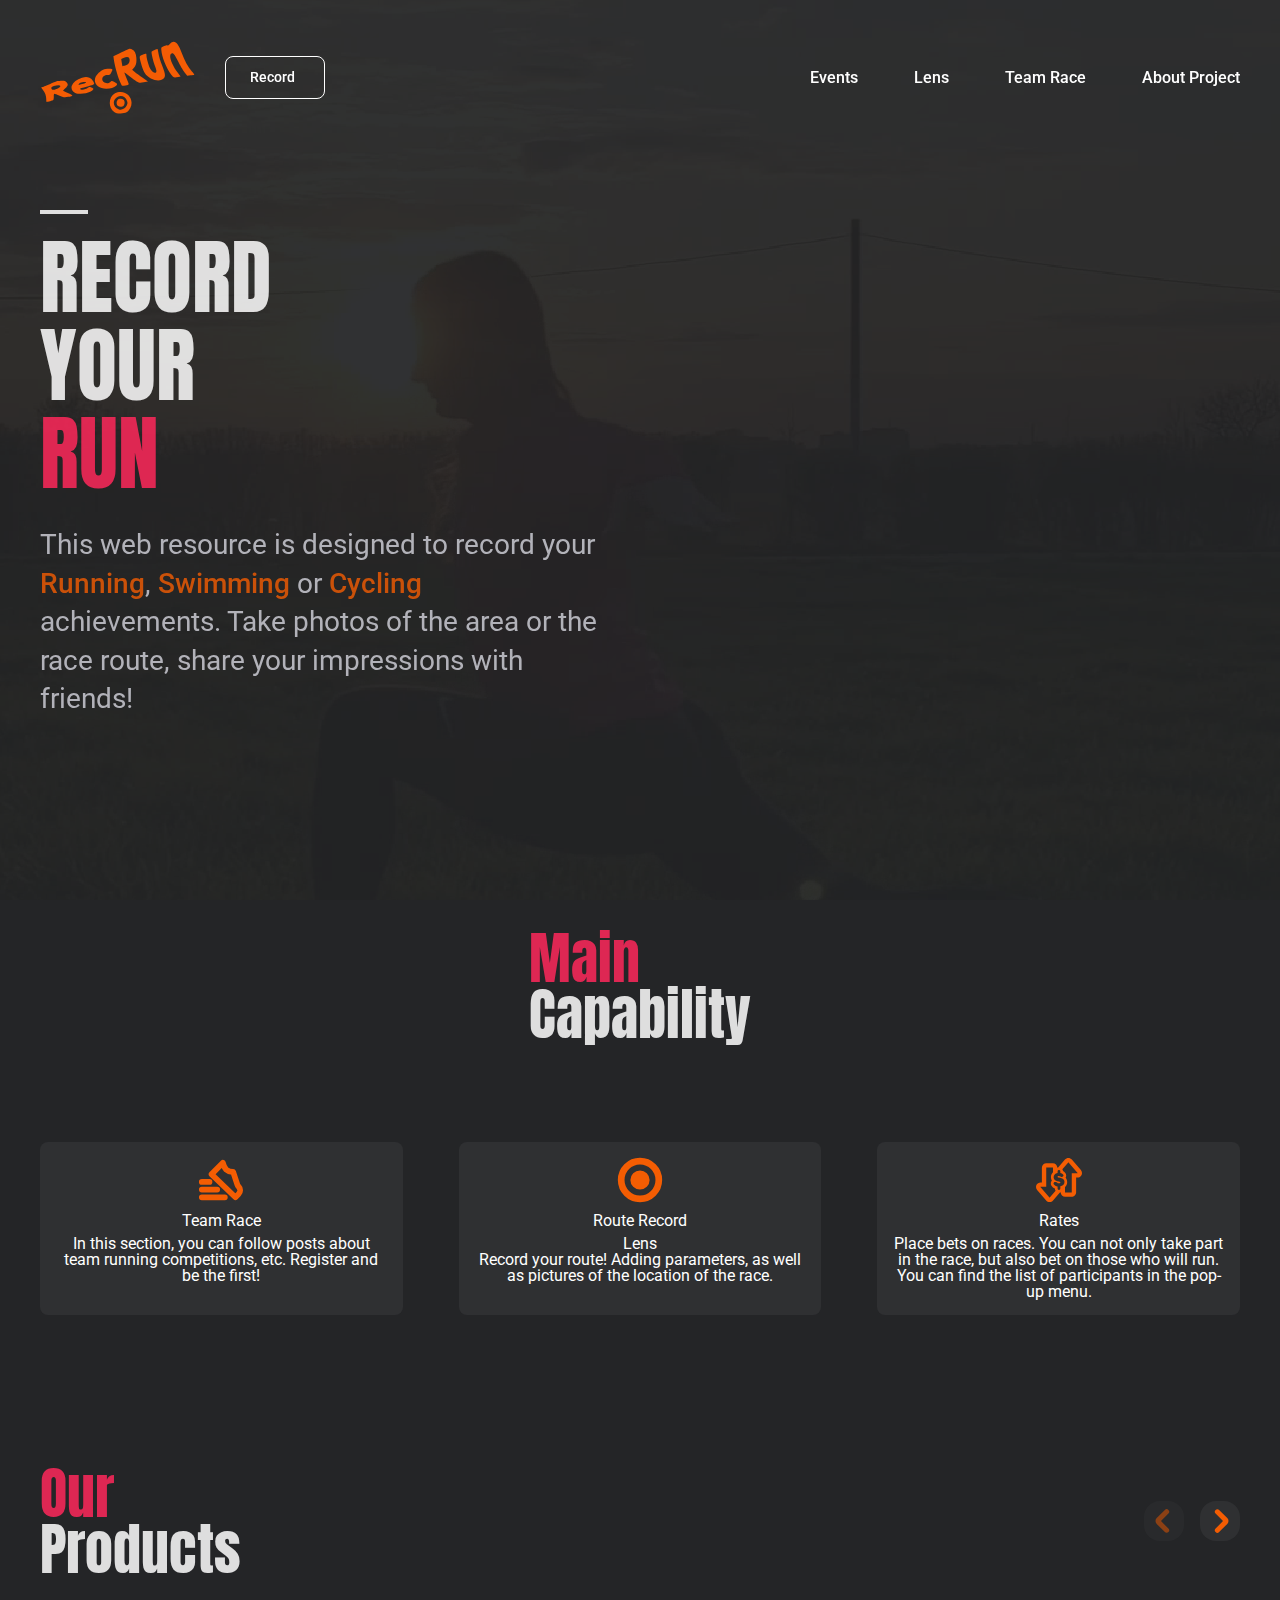
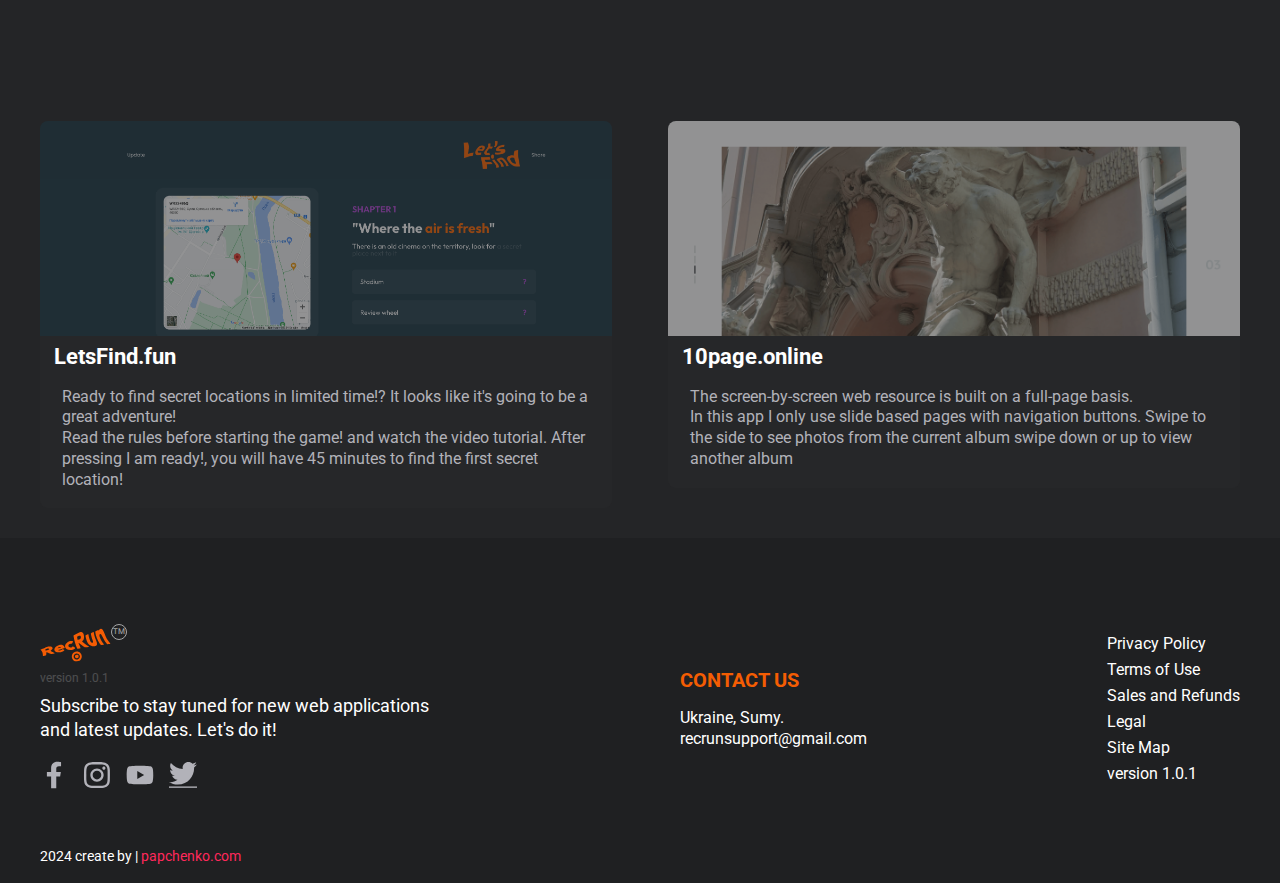
<file: index.html>
<!DOCTYPE html>
<html lang="en">

<head>
	<title>RecRun</title>
	<meta charset="UTF-8">
	<meta name="format-detection" content="telephone=no">
	<style>
		body {
			opacity: 0;
		}
	</style>
	<link rel="stylesheet" href="css/style.min.css?_v=20240822132416">
	<link rel="shortcut icon" href="favicon.ico">
	<!-- <meta name="robots" content="noindex, nofollow"> -->
	<meta name="viewport" content="width=device-width, initial-scale=1.0">
</head>

<body>
	<div class="wrapper">
		<header class="header">
			<div class="header__container">
				<a href="index.html" class="header__logo"><img src="img/logo.svg" alt="Logo"></a>
				<a data-da=".header__actions, 768.98" href="" class="header__button">Record</a>
				<div class="header__menu menu">
					<nav class="menu__body">
						<ul class="menu__list">
							<li class="menu__item"><a href="events.html" class="menu__link">Events</a></li>
							<li class="menu__item"><a href="lens.html" class="menu__link">Lens</a></li>
							<li class="menu__item"><a href="teamrace.html" class="menu__link">Team Race</a></li>
							<li class="menu__item"><a href="about.html" class="menu__link">About Project</a></li>
						</ul>
					</nav>
				</div>
				<div class="header__actions">
					<button type="button" class="menu__icon icon-menu"><span></span></button>
				</div>
			</div>
		</header>
		<main class="page">
			<section class="page__hero hero-page">
				<div class="hero-page__container">
					<div class="hero-page__content">
						<h1 class="hero-page__title title title_big">RECORD<br> YOUR<br><span>RUN</span></h1>
						<div class="hero__page__text text">
							<p>This web resource is designed to record your <span>Running</span>, <span>Swimming</span> or <span>Cycling</span> achievements. Take photos of the area or the race route, share your impressions with friends!</p>
						</div>
					</div>
				</div>
				<video autoplay muted loop preload="auto" class="hero__page-video video" playsinline>
					<source type="video/mp4" src="img/video/hero.mp4">
				</video>
			</section>
			<section class="page__capability">
				<div class="capability__container">
					<div class="capability__title title">
						<div class="title__label">Main</div>
						<h2 class="title__value">Capability</h2>
					</div>
					<div class="capability__items">
						<div data-spollers="768,max" class="capability__spollers capability__item item-capability">
							<details class="spollers__item">
								<summary class="spollers__title">
									<div class="item-capability__icon">
										<img src="img/icons/capability/teamrace.svg" alt="Icon">
									</div>
									<h4 class="item-capability__title">Team Race</h4>
								</summary>
								<div class="spollers__body">
									<h4 class="item-capability__text">In this section, you can follow posts about team running competitions, etc. Register and be the first!</h4>
								</div>
							</details>
						</div>
						<div data-spollers="768,max" class="capability__spollers item-capability__item item-capability">
							<details class="spollers__item">
								<summary class="spollers__title">
									<div class="item-capability__icon">
										<img src="img/icons/capability/record.svg" alt="Icon">
									</div>
									<h4 class="item-capability__title">Route Record</h4>
								</summary>
								<div class="spollers__body">
									<h4 class="item-capability__text">
										<p>Lens</p>
										<p>Record your route! Adding parameters, as well as pictures of the location of the race.</p>
									</h4>
								</div>
							</details>
						</div>
						<div data-spollers="768,max" class="capability__spollers item-capability__item item-capability">
							<details class="spollers__item">
								<summary class="spollers__title">
									<div class="item-capability__icon">
										<img src="img/icons/capability/rate.svg" alt="Icon">
									</div>
									<h4 class="item-capability__title">Rates</h4>
								</summary>
								<div class="spollers__body">
									<h4 class="item-capability__text">Place bets on races. You can not only take part in the race, but also bet on those who will run. You can find the list of participants in the pop-up menu.</h4>
								</div>
							</details>
						</div>
					</div>
				</div>
			</section>
			<section class="page__products products">
				<div class="products__container">
					<div class="products__header">
						<div class="products__title title">
							<div class="title__label">Our</div>
							<h2 class="title__value">Products</h2>
						</div>
						<div class="products__controls">
							<button type="button" class="products__arrow products__arrow_left">
								<img src="img/icons/slider-arrow.svg" alt="Left">
							</button>
							<button type="button" class="products__arrow products__arrow_right">
								<img src="img/icons/slider-arrow.svg" alt="Right">
							</button>
						</div>
					</div>
					<div class="products__slider swiper">
						<div class="products__wrapper swiper-wrapper">
							<div class="products__slide swiper-slide">
								<article class="item-products">
									<a target="_blank" href="http://letsfind.fun/" class="item-products__image-ibg">
										<img src="img/products/letsfind.png" alt="LetsFind.fun">
									</a>
									<div class="item-products__body">
										<h4 class="item-products__title">
											<a target="_blank" href="http://letsfind.fun/" class="item-products__link-title">LetsFind.fun</a>
										</h4>
										<a target="_blank" href="http://letsfind.fun/" class="item-products__category category-link">
											<p>Ready to find secret locations in limited time!? It looks like it's going to be a great adventure!</p>
											<p>Read the rules before starting the game! and watch the video tutorial. After pressing I am ready!, you will have 45 minutes to find the first secret location!</p>
										</a>
									</div>
								</article>
							</div>
							<div class="products__slide swiper-slide">
								<article class="item-products">
									<a target="_blank" href="http://10page.online/" class="item-products__image-ibg">
										<img src="img/products/10page.png" alt="LetsFind.fun">
									</a>
									<div class="item-products__body">
										<h4 class="item-products__title">
											<a target="_blank" href="http://10page.online/" class="item-products__link-title">10page.online</a>
										</h4>
										<a target="_blank" href="http://10page.online/" class="item-products__category category-link">
											<p>The screen-by-screen web resource is built on a full-page basis.</p>
											<p>In this app I only use slide based pages with navigation buttons. Swipe to the side to see photos from the current album swipe down or up to view another album</p>
										</a>
									</div>
								</article>
							</div>
							<div class="products__slide swiper-slide">
								<article class="item-products">
									<a target="_blank" href="http://pcode.store/" class="item-products__image-ibg">
										<img src="img/products/pcode.png" alt="LetsFind.fun">
									</a>
									<div class="item-products__body">
										<h4 class="item-products__title">
											<a target="_blank" href="http://pcode.store/" class="item-products__link-title">pCode.store</a>
										</h4>
										<a target="_blank" href="http://10page.online/" class="item-products__category category-link">
											<p>Supermarket for Developers</p>
											<p>This is a collection of ready-made solutions for developers. It contains code with components, basic and full styles, and vs-code snippets. Copy the necessary code from this resource!</p>
										</a>
									</div>
								</article>
							</div>
						</div>
					</div>
				</div>
			</section>
		</main>
		<footer class="footer">
			<div class="footer__container">
				<div class="footer__content">
					<div class="section__desc desc-section">
						<div class="desc-section__logo">
							<img src="img/logo.svg" alt="Logo">
							<p>TM</p>
						</div>
						<div class="desc-section__version">version 1.0.1</div>
						<div class="desc-section__text">
							<p>Subscribe to stay tuned for new web applications and latest updates. Let's do it!</p>
						</div>
						<div class="desc-section__social">
							<a href="#" class="social__item">
								<img src="img/icons/social/facebook.svg" alt="Facebook">
							</a>
							<a href="#" class="social__item">
								<img src="img/icons/social/instagram.svg" alt="Instagram">
							</a>
							<a href="#" class="social__item">
								<img src="img/icons/social/youtube.svg" alt="YouTube">
							</a>
							<a href="#" class="social__item">
								<img src="img/icons/social/x.svg" alt="X">
							</a>
						</div>
					</div>
					<div class="section__contacts contacts-section">
						<div class="contacts-section__label">CONTACT US</div>
						<div class="contacts-section__item">
							<div class="item__addres">Ukraine, Sumy.</div>
							<a href="email:recrunsupport@gmail.com" class="item__email">recrunsupport@gmail.com</a>
						</div>
					</div>
					<div class="section__privacy">
						<a href="">Privacy Policy</a>
						<a href="">Terms of Use</a>
						<a href="">Sales and Refunds</a>
						<a href="">Legal</a>
						<a href="">Site Map</a>
						<p>version 1.0.1</p>
					</div>
				</div>
				<div class="footer__copy">2024 create by | <a target="_blank" href="http://papchenko.com"><span>papchenko.com</span></a></div>
			</div>
		</footer>
	</div>
	<script src="js/app.min.js?_v=20240822132416"></script>
</body>

</html>
</file>
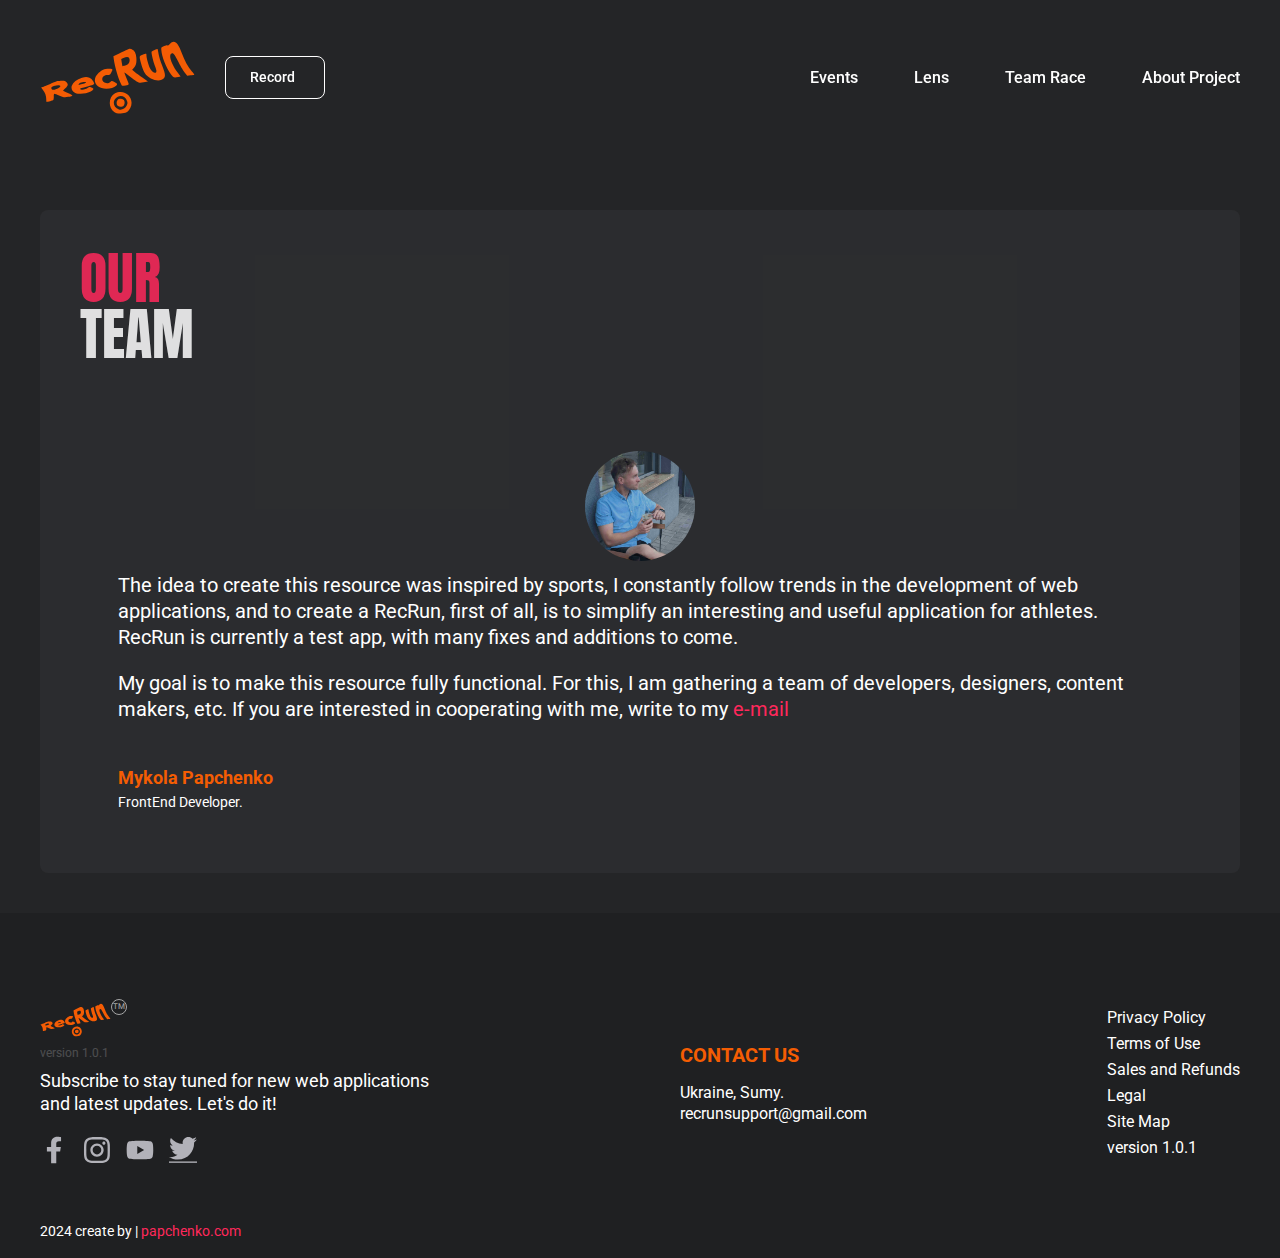
<file: about.html>
<!DOCTYPE html>
<html lang="en">

<head>
	<title>RecRun About</title>
	<meta charset="UTF-8">
	<meta name="format-detection" content="telephone=no">
	<style>
		body {
			opacity: 0;
		}
	</style>
	<link rel="stylesheet" href="css/style.min.css?_v=20240822132416">
	<link rel="shortcut icon" href="favicon.ico">
	<!-- <meta name="robots" content="noindex, nofollow"> -->
	<meta name="viewport" content="width=device-width, initial-scale=1.0">
</head>

<body>
	<div class="wrapper">
		<header class="header">
			<div class="header__container">
				<a href="index.html" class="header__logo"><img src="img/logo.svg" alt="Logo"></a>
				<a data-da=".header__actions, 768.98" href="" class="header__button">Record</a>
				<div class="header__menu menu">
					<nav class="menu__body">
						<ul class="menu__list">
							<li class="menu__item"><a href="events.html" class="menu__link">Events</a></li>
							<li class="menu__item"><a href="lens.html" class="menu__link">Lens</a></li>
							<li class="menu__item"><a href="teamrace.html" class="menu__link">Team Race</a></li>
							<li class="menu__item"><a href="about.html" class="menu__link">About Project</a></li>
						</ul>
					</nav>
				</div>
				<div class="header__actions">
					<button type="button" class="menu__icon icon-menu"><span></span></button>
				</div>
			</div>
		</header>
		<main class="page">
			<div class="page__about about">
				<div class="about__container">
					<section class="team">
						<div class="team__title title">
							<div class="title__label">OUR</div>
							<h2 class="title__value">TEAM</h2>
						</div>
						<div class="team__items">
							<article class="team__item item-team">
								<div class="item-team__avatar-ibg">
									<img src="img/about/avatar.jpg" alt="">
								</div>
								<div class="item-team__text">
									<p>The idea to create this resource was inspired by sports, I constantly follow trends in the development of web applications, and to create a RecRun, first of all, is to simplify an interesting and useful application for athletes. RecRun is currently a test app, with many fixes and additions to come.</p>
									<p>My goal is to make this resource fully functional. For this, I am gathering a team of developers, designers, content makers, etc. If you are interested in cooperating with me, write to my <a href="email:nikopapchenko@gmail.com" class="item__email">e-mail</a></p>
								</div>
								<div class="item-team__name">Mykola Papchenko</div>
								<div class="item-team__profession">FrontEnd Developer.</div>
							</article>
						</div>
					</section>
				</div>
			</div>
		</main>
		<footer class="footer">
			<div class="footer__container">
				<div class="footer__content">
					<div class="section__desc desc-section">
						<div class="desc-section__logo">
							<img src="img/logo.svg" alt="Logo">
							<p>TM</p>
						</div>
						<div class="desc-section__version">version 1.0.1</div>
						<div class="desc-section__text">
							<p>Subscribe to stay tuned for new web applications and latest updates. Let's do it!</p>
						</div>
						<div class="desc-section__social">
							<a href="#" class="social__item">
								<img src="img/icons/social/facebook.svg" alt="Facebook">
							</a>
							<a href="#" class="social__item">
								<img src="img/icons/social/instagram.svg" alt="Instagram">
							</a>
							<a href="#" class="social__item">
								<img src="img/icons/social/youtube.svg" alt="YouTube">
							</a>
							<a href="#" class="social__item">
								<img src="img/icons/social/x.svg" alt="X">
							</a>
						</div>
					</div>
					<div class="section__contacts contacts-section">
						<div class="contacts-section__label">CONTACT US</div>
						<div class="contacts-section__item">
							<div class="item__addres">Ukraine, Sumy.</div>
							<a href="email:recrunsupport@gmail.com" class="item__email">recrunsupport@gmail.com</a>
						</div>
					</div>
					<div class="section__privacy">
						<a href="">Privacy Policy</a>
						<a href="">Terms of Use</a>
						<a href="">Sales and Refunds</a>
						<a href="">Legal</a>
						<a href="">Site Map</a>
						<p>version 1.0.1</p>
					</div>
				</div>
				<div class="footer__copy">2024 create by | <a target="_blank" href="http://papchenko.com"><span>papchenko.com</span></a></div>
			</div>
		</footer>
	</div>
	<script src="js/app.min.js?_v=20240822132416"></script>
</body>

</html>
</file>
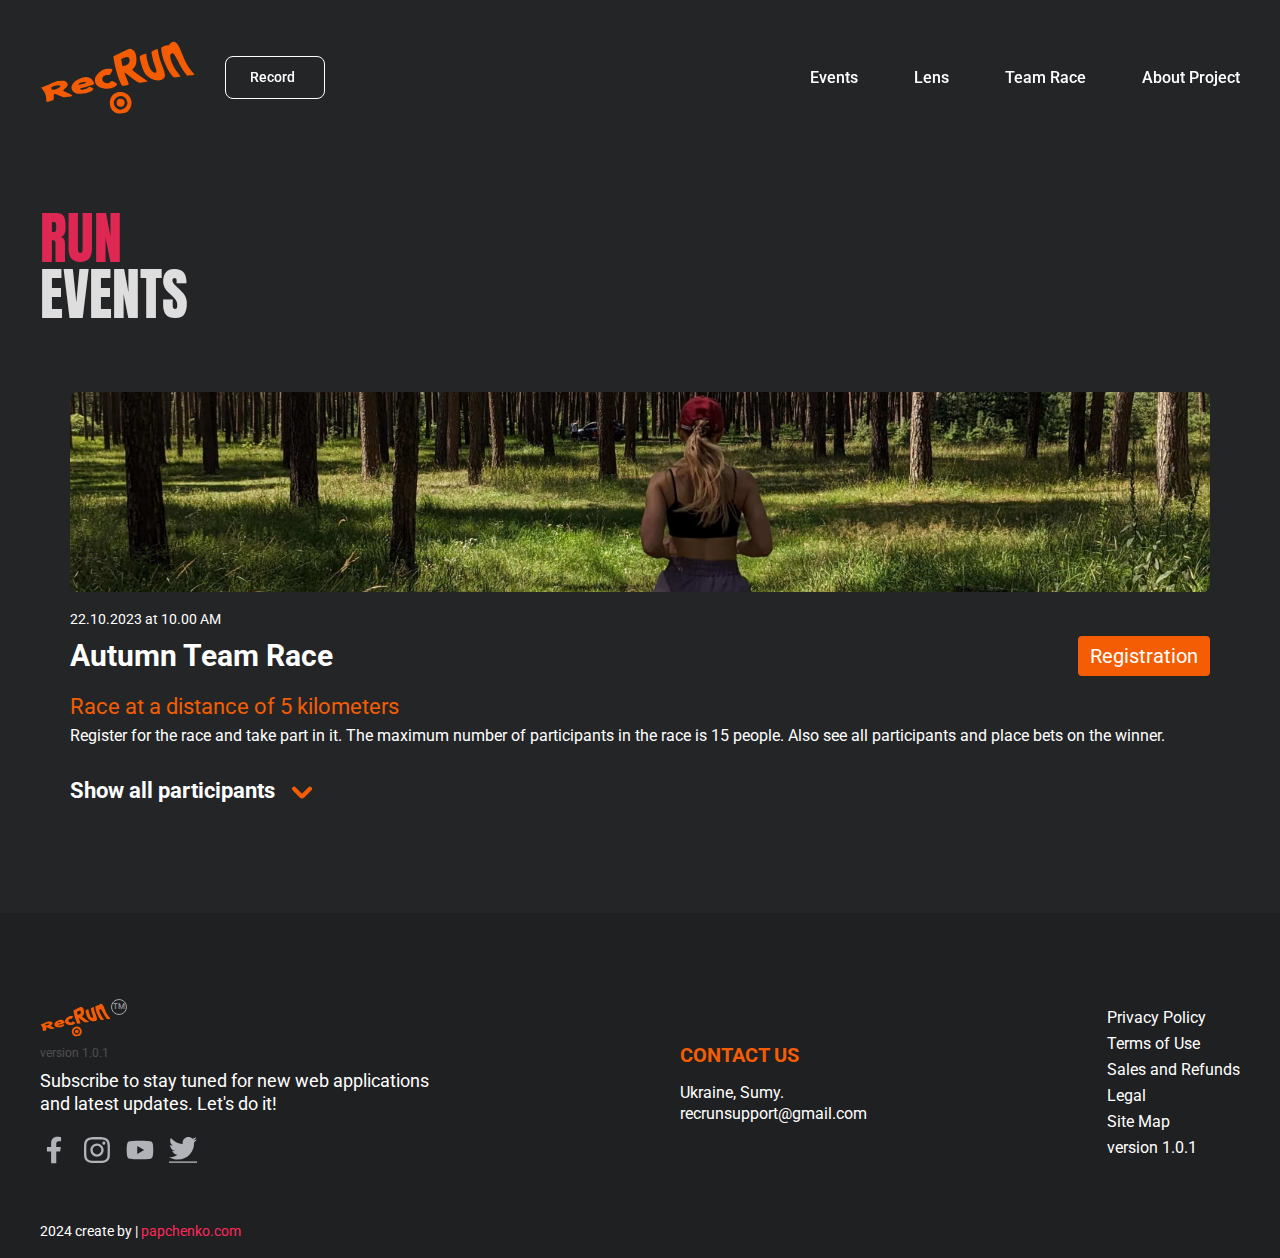
<file: events.html>
<!DOCTYPE html>
<html lang="en">

<head>
	<title>RecRun News</title>
	<meta charset="UTF-8">
	<meta name="format-detection" content="telephone=no">
	<style>
		body {
			opacity: 0;
		}
	</style>
	<link rel="stylesheet" href="css/style.min.css?_v=20240822132416">
	<link rel="shortcut icon" href="favicon.ico">
	<!-- <meta name="robots" content="noindex, nofollow"> -->
	<meta name="viewport" content="width=device-width, initial-scale=1.0">
</head>

<body>
	<div class="wrapper">
		<header class="header">
			<div class="header__container">
				<a href="index.html" class="header__logo"><img src="img/logo.svg" alt="Logo"></a>
				<a data-da=".header__actions, 768.98" href="" class="header__button">Record</a>
				<div class="header__menu menu">
					<nav class="menu__body">
						<ul class="menu__list">
							<li class="menu__item"><a href="events.html" class="menu__link">Events</a></li>
							<li class="menu__item"><a href="lens.html" class="menu__link">Lens</a></li>
							<li class="menu__item"><a href="teamrace.html" class="menu__link">Team Race</a></li>
							<li class="menu__item"><a href="about.html" class="menu__link">About Project</a></li>
						</ul>
					</nav>
				</div>
				<div class="header__actions">
					<button type="button" class="menu__icon icon-menu"><span></span></button>
				</div>
			</div>
		</header>
		<main class="page">
			<div class="page__news news">
				<div class="news__container">
					<div class="news__content">
						<div class="title">
							<div class="title__label">RUN</div>
							<h2 class="title__value">EVENTS</h2>
						</div>
						<div class="news__teamrun teamrun">
							<div class="teamrun__image-ibg">
								<img src="img/news/01.jpeg" alt="">
							</div>
							<div class="teamrun__date">22.10.2023 at 10.00 AM</div>
							<div class="teamrun__body">
								<div class="teamrun__body_label">Autumn Team Race</div>
								<a href="" class="teamrun__body_link">Registration</a>
							</div>
							<div class="teamrun__item">
								<div class="teamrun__item_desc">Race at a distance of 5 kilometers</div>
								<div class="teamrun__item_text">Register for the race and take part in it. The maximum number of participants in the race is 15 people. Also see all participants and place bets on the winner.</div>
							</div>
							<div class="participants">
								<div class="participants__item">
									<div class="participants__list">
										<div data-spollers class="participants__spollers spollers">
											<details class="spollers__item-participants">
												<summary class="spollers__title-participants">Show all participants <img src="img/icons/slider-arrow.svg" alt=""></summary>
												<div class="spollers__body-participants">
													<p>empty</p>
													<a href="" class="participants__rate">Get Rate!</a>
												</div>
											</details>
										</div>
									</div>

								</div>
							</div>
						</div>
					</div>
				</div>
			</div>
		</main>
		<footer class="footer">
			<div class="footer__container">
				<div class="footer__content">
					<div class="section__desc desc-section">
						<div class="desc-section__logo">
							<img src="img/logo.svg" alt="Logo">
							<p>TM</p>
						</div>
						<div class="desc-section__version">version 1.0.1</div>
						<div class="desc-section__text">
							<p>Subscribe to stay tuned for new web applications and latest updates. Let's do it!</p>
						</div>
						<div class="desc-section__social">
							<a href="#" class="social__item">
								<img src="img/icons/social/facebook.svg" alt="Facebook">
							</a>
							<a href="#" class="social__item">
								<img src="img/icons/social/instagram.svg" alt="Instagram">
							</a>
							<a href="#" class="social__item">
								<img src="img/icons/social/youtube.svg" alt="YouTube">
							</a>
							<a href="#" class="social__item">
								<img src="img/icons/social/x.svg" alt="X">
							</a>
						</div>
					</div>
					<div class="section__contacts contacts-section">
						<div class="contacts-section__label">CONTACT US</div>
						<div class="contacts-section__item">
							<div class="item__addres">Ukraine, Sumy.</div>
							<a href="email:recrunsupport@gmail.com" class="item__email">recrunsupport@gmail.com</a>
						</div>
					</div>
					<div class="section__privacy">
						<a href="">Privacy Policy</a>
						<a href="">Terms of Use</a>
						<a href="">Sales and Refunds</a>
						<a href="">Legal</a>
						<a href="">Site Map</a>
						<p>version 1.0.1</p>
					</div>
				</div>
				<div class="footer__copy">2024 create by | <a target="_blank" href="http://papchenko.com"><span>papchenko.com</span></a></div>
			</div>
		</footer>
	</div>
	<script src="js/app.min.js?_v=20240822132416"></script>
</body>

</html>
</file>
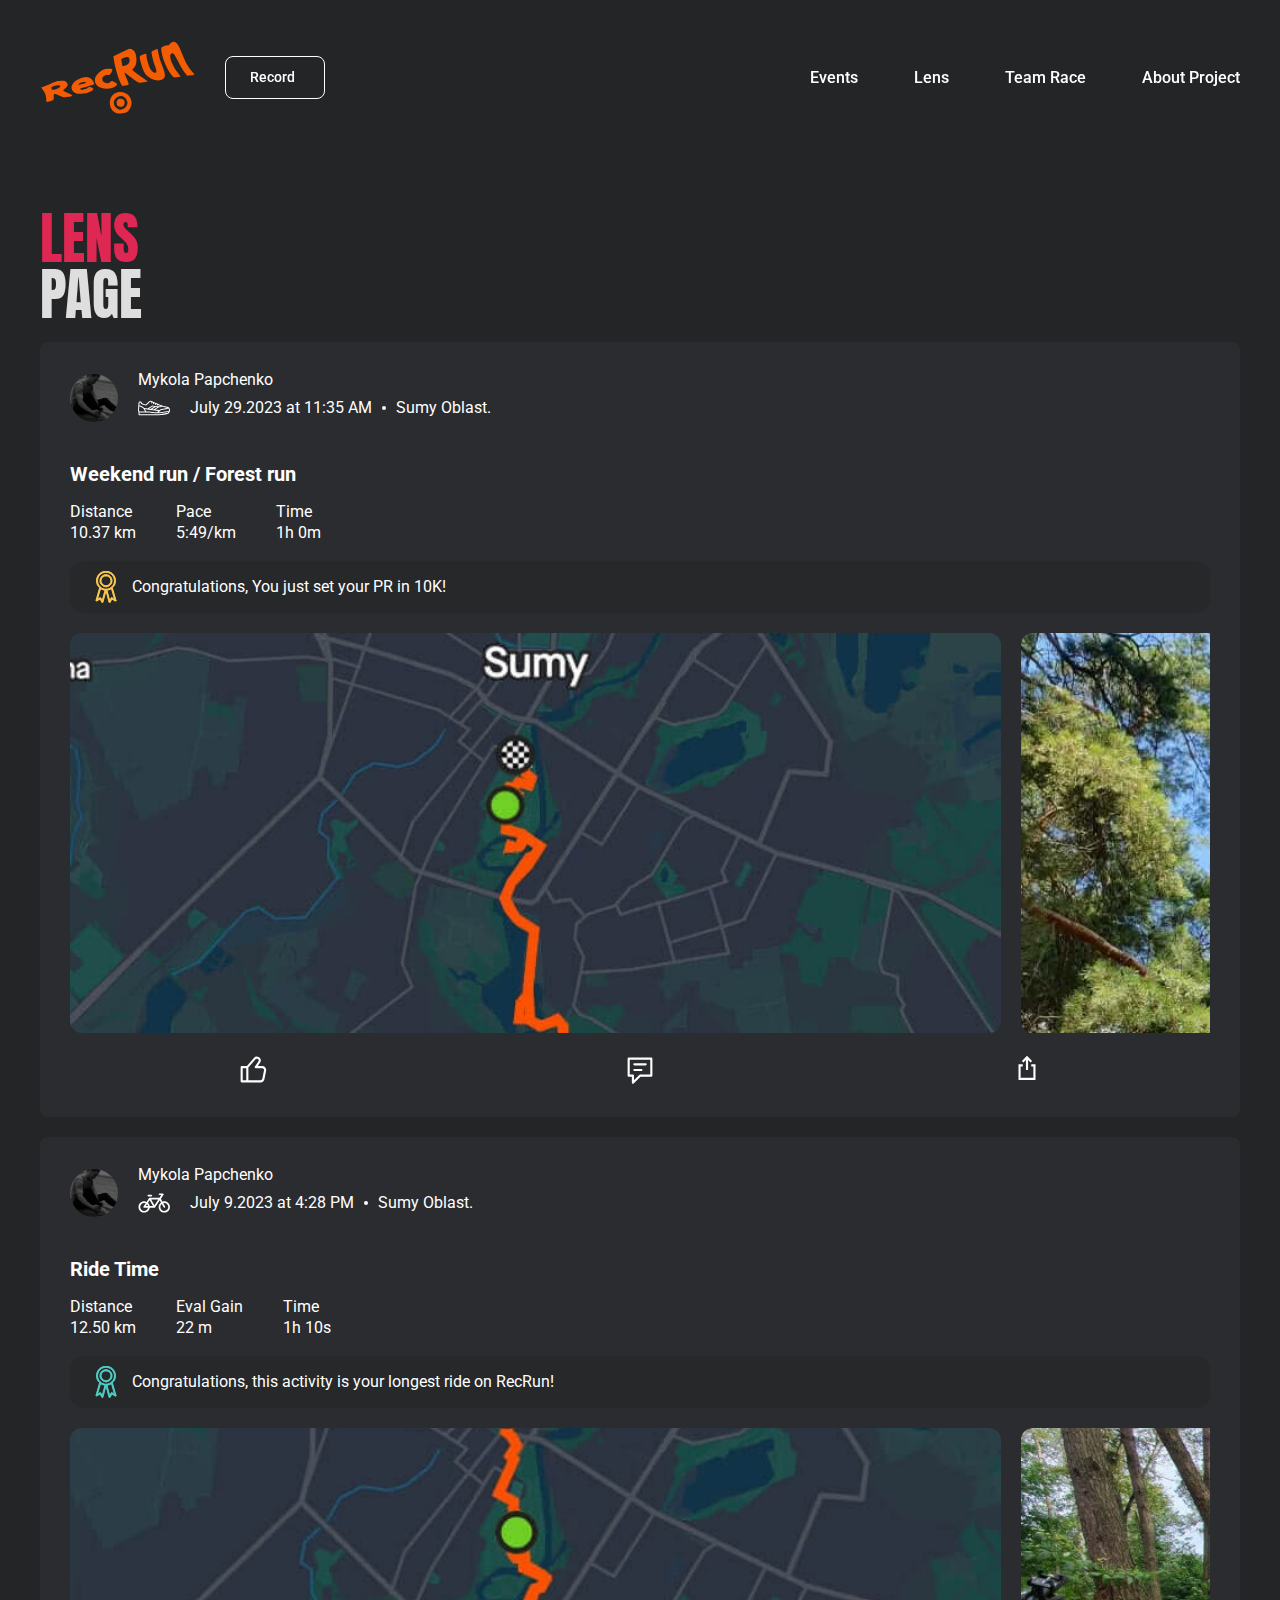
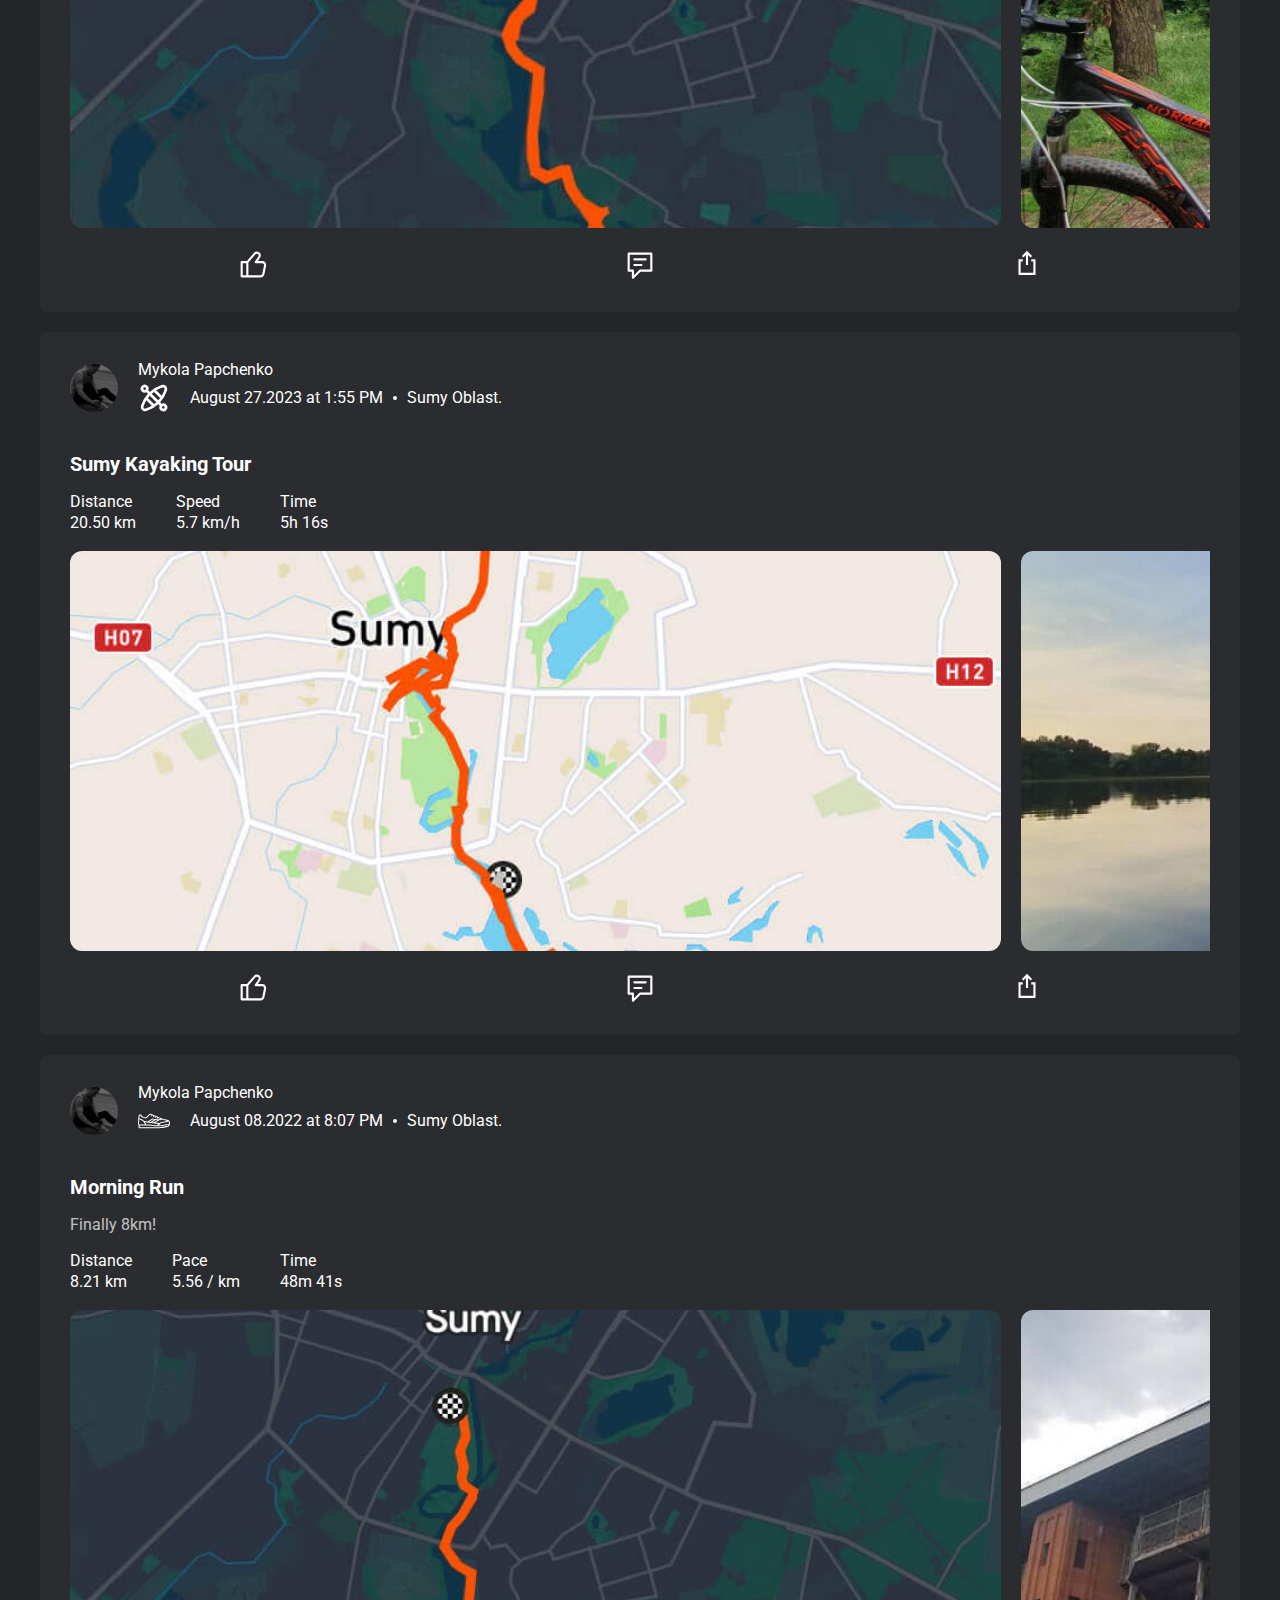
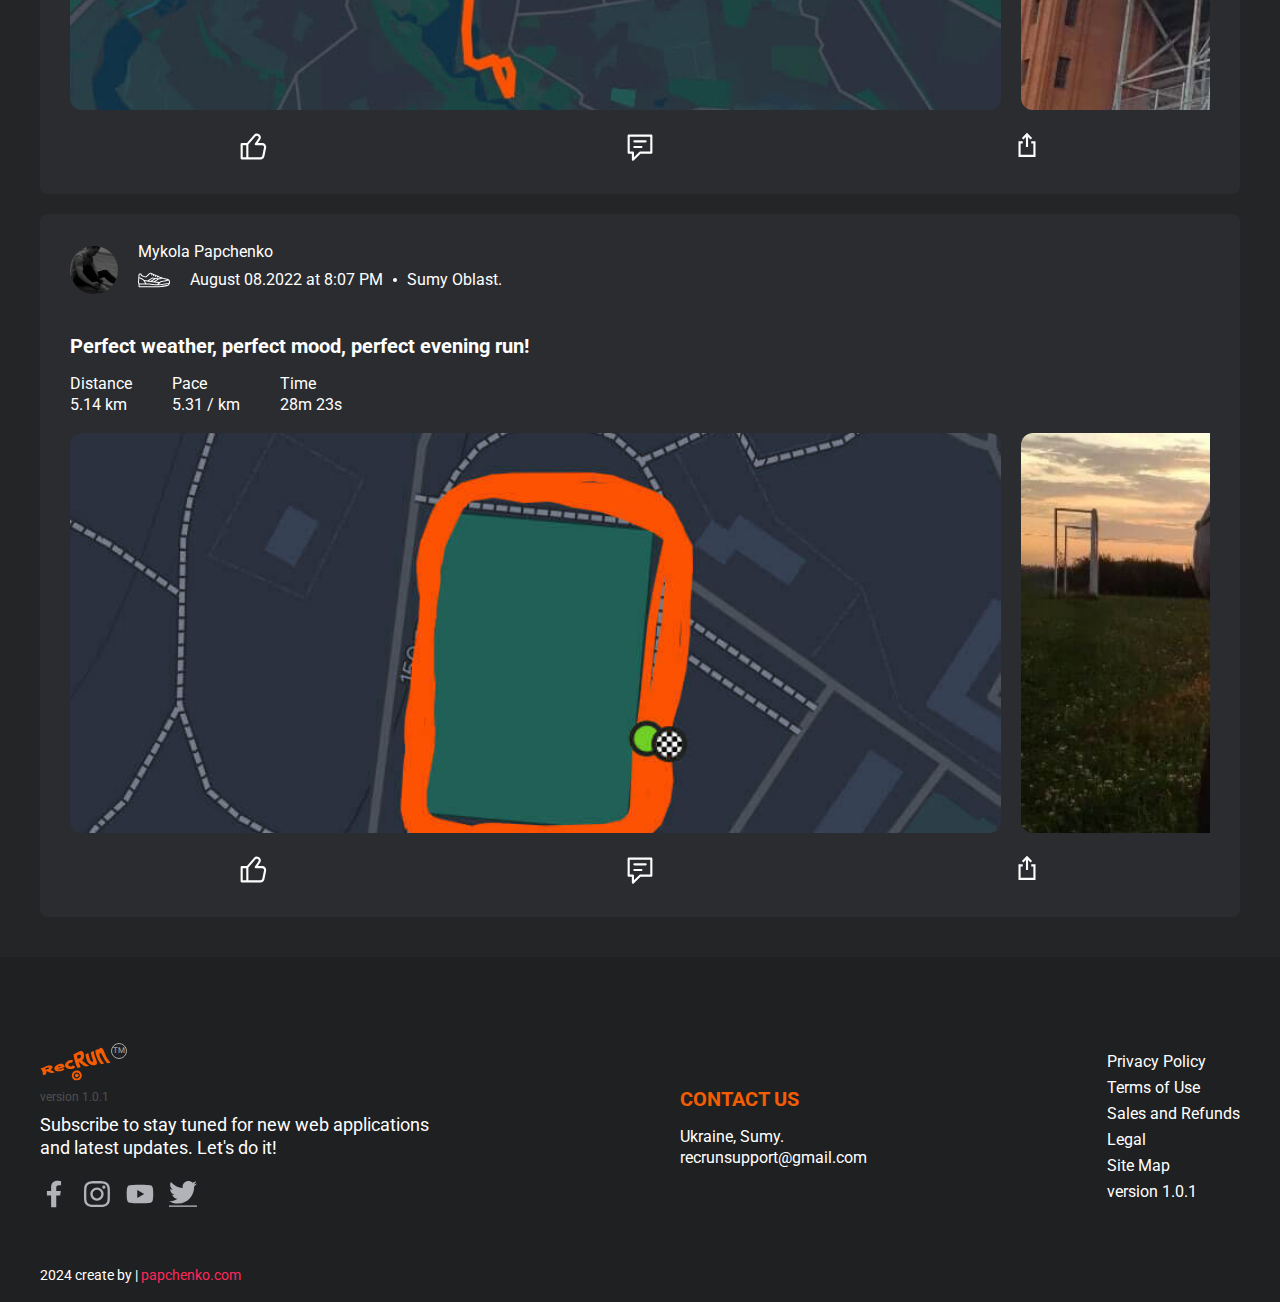
<file: lens.html>
<!DOCTYPE html>
<html lang="en">

<head>
	<title>RecRun Lens</title>
	<meta charset="UTF-8">
	<meta name="format-detection" content="telephone=no">
	<style>
		body {
			opacity: 0;
		}
	</style>
	<link rel="stylesheet" href="css/style.min.css?_v=20240822132416">
	<link rel="shortcut icon" href="favicon.ico">
	<!-- <meta name="robots" content="noindex, nofollow"> -->
	<meta name="viewport" content="width=device-width, initial-scale=1.0">
</head>

<body>
	<div class="wrapper">
		<header class="header">
			<div class="header__container">
				<a href="index.html" class="header__logo"><img src="img/logo.svg" alt="Logo"></a>
				<a data-da=".header__actions, 768.98" href="" class="header__button">Record</a>
				<div class="header__menu menu">
					<nav class="menu__body">
						<ul class="menu__list">
							<li class="menu__item"><a href="events.html" class="menu__link">Events</a></li>
							<li class="menu__item"><a href="lens.html" class="menu__link">Lens</a></li>
							<li class="menu__item"><a href="teamrace.html" class="menu__link">Team Race</a></li>
							<li class="menu__item"><a href="about.html" class="menu__link">About Project</a></li>
						</ul>
					</nav>
				</div>
				<div class="header__actions">
					<button type="button" class="menu__icon icon-menu"><span></span></button>
				</div>
			</div>
		</header>
		<main class="page">
			<div class="page__lens lens">
				<div class="lens__container">
					<div class="lens__title title">
						<div class="title__label">LENS</div>
						<h2 class="title__value">PAGE</h2>
					</div>
					<section class="posts">
						<div class="posts__wrapper">
							<div class="posts__header">
								<div class="user__icon">
									<img src="img/lens/user-logo-01.jpeg" alt="">
								</div>
								<div class="user__date date-user">
									<div class="date-user__name">Mykola Papchenko</div>
									<div class="date-user__body">
										<div class="date-user__body_icons">
											<img src="img/lens/icons/run.svg" alt="Running">
										</div>
										<div class="date-user__body_time">July 29.2023 at 11:35 AM</div>
										<div class="date-user__body_place">Sumy Oblast.</div>
									</div>
								</div>
							</div>
							<div class="posts__body body-posts">
								<div class="body-posts__name">Weekend run / Forest run</div>
								<div class="body-posts__items">
									<div class="items__distance">
										<div class="items__distance_name">Distance</div>
										<div class="items__distance_value">10.37 km</div>
									</div>
									<div class="items__pace">
										<div class="items__pace_name">Pace</div>
										<div class="items__pace_value">5:49/km</div>
									</div>
									<div class="items__time">
										<div class="items__time_name">Time</div>
										<div class="items__time_value">1h 0m</div>
									</div>
								</div>
								<div class="posts__achievement achievement-posts">
									<div class="achievement-posts__logo">
										<img src="img/lens/icons/achievement-yellow.svg" alt="achievement">
									</div>
									<div class="achievement-posts__text">Congratulations, You just set your PR in 10K!</div>
								</div>
								<div class="posts__slider swiper">
									<div class="posts__wrapper swiper-wrapper">
										<div class="posts__slide swiper-slide">
											<img src="img/lens/29.07.2023/01.jpeg" alt="">
										</div>
										<div class="posts__slide swiper-slide">
											<img src="img/lens/29.07.2023/02.jpeg" alt="">
										</div>
										<div class="posts__slide swiper-slide">
											<img src="img/lens/29.07.2023/03.jpeg" alt="">
										</div>
										<div class="posts__slide swiper-slide">
											<img src="img/lens/29.07.2023/04.jpeg" alt="">
										</div>
										<div class="posts__slide swiper-slide">
											<img src="img/lens/29.07.2023/05.jpeg" alt="">
										</div>
									</div>
								</div>
							</div>
							<div class="posts__footer footer-posts">
								<div class="footer-posts__like">
									<img src="img/lens/icons/like.svg" alt="Like">
								</div>
								<div class="footer-posts__comments">
									<img src="img/lens/icons/comments.svg" alt="Like">
								</div>
								<div class="footer-posts__share">
									<img src="img/lens/icons/share.svg" alt="Running">
								</div>
							</div>
						</div>
					</section>
					<section class="posts">
						<div class="posts__wrapper">
							<div class="posts__header">
								<div class="user__icon">
									<img src="img/lens/user-logo-01.jpeg" alt="">
								</div>
								<div class="user__date date-user">
									<div class="date-user__name">Mykola Papchenko</div>
									<div class="date-user__body">
										<div class="date-user__body_icons">
											<img src="img/lens/icons/ride.svg" alt="Running">
										</div>
										<div class="date-user__body_time">July 9.2023 at 4:28 PM</div>
										<div class="date-user__body_place">Sumy Oblast.</div>
									</div>
								</div>
							</div>
							<div class="posts__body body-posts">
								<div class="body-posts__name">Ride Time</div>
								<div class="body-posts__items">
									<div class="items__distance">
										<div class="items__distance_name">Distance</div>
										<div class="items__distance_value">12.50 km</div>
									</div>
									<div class="items__pace">
										<div class="items__pace_name">Eval Gain</div>
										<div class="items__pace_value">22 m</div>
									</div>
									<div class="items__time">
										<div class="items__time_name">Time</div>
										<div class="items__time_value">1h 10s</div>
									</div>
								</div>
								<div class="posts__achievement achievement-posts">
									<div class="achievement-posts__logo">
										<img src="img/lens/icons/achievement-green.svg" alt="achievement">
									</div>
									<div class="achievement-posts__text">Congratulations, this activity is your longest ride on RecRun!</div>
								</div>
								<div class="posts__slider swiper">
									<div class="posts__wrapper swiper-wrapper">
										<div class="posts__slide swiper-slide">
											<img src="img/lens/09.07.2023/01.jpeg" alt="">
										</div>
										<div class="posts__slide swiper-slide">
											<img src="img/lens/09.07.2023/02.jpeg" alt="">
										</div>
										<div class="posts__slide swiper-slide">
											<img src="img/lens/09.07.2023/03.jpeg" alt="">
										</div>
										<div class="posts__slide swiper-slide">
											<img src="img/lens/09.07.2023/04.jpeg" alt="">
										</div>
									</div>
								</div>
							</div>
							<div class="posts__footer footer-posts">
								<div class="footer-posts__like">
									<img src="img/lens/icons/like.svg" alt="Like">
								</div>
								<div class="footer-posts__comments">
									<img src="img/lens/icons/comments.svg" alt="Like">
								</div>
								<div class="footer-posts__share">
									<img src="img/lens/icons/share.svg" alt="Running">
								</div>
							</div>
						</div>
					</section>
					<section class="posts">
						<div class="posts__wrapper">
							<div class="posts__header">
								<div class="user__icon">
									<img src="img/lens/user-logo-01.jpeg" alt="">
								</div>
								<div class="user__date date-user">
									<div class="date-user__name">Mykola Papchenko</div>
									<div class="date-user__body">
										<div class="date-user__body_icons">
											<img src="img/lens/icons/kayak.svg" alt="Running">
										</div>
										<div class="date-user__body_time">August 27.2023 at 1:55 PM</div>
										<div class="date-user__body_place">Sumy Oblast.</div>
									</div>
								</div>
							</div>
							<div class="posts__body body-posts">
								<div class="body-posts__name">Sumy Kayaking Tour</div>
								<div class="body-posts__items">
									<div class="items__distance">
										<div class="items__distance_name">Distance</div>
										<div class="items__distance_value">20.50 km</div>
									</div>
									<div class="items__pace">
										<div class="items__pace_name">Speed</div>
										<div class="items__pace_value">5.7 km/h</div>
									</div>
									<div class="items__time">
										<div class="items__time_name">Time</div>
										<div class="items__time_value">5h 16s</div>
									</div>
								</div>
								<div class="posts__slider swiper">
									<div class="posts__wrapper swiper-wrapper">
										<div class="posts__slide swiper-slide">
											<img src="img/lens/27.08.2023/01.jpeg" alt="">
										</div>
										<div class="posts__slide swiper-slide">
											<img src="img/lens/27.08.2023/02.jpeg" alt="">
										</div>
										<div class="posts__slide swiper-slide">
											<img src="img/lens/27.08.2023/03.jpg" alt="">
										</div>
										<div class="posts__slide swiper-slide">
											<img src="img/lens/27.08.2023/04.jpg" alt="">
										</div>
									</div>
								</div>
							</div>
							<div class="posts__footer footer-posts">
								<div class="footer-posts__like">
									<img src="img/lens/icons/like.svg" alt="Like">
								</div>
								<div class="footer-posts__comments">
									<img src="img/lens/icons/comments.svg" alt="Like">
								</div>
								<div class="footer-posts__share">
									<img src="img/lens/icons/share.svg" alt="Running">
								</div>
							</div>
						</div>
					</section>
					<section class="posts">
						<div class="posts__wrapper">
							<div class="posts__header">
								<div class="user__icon">
									<img src="img/lens/user-logo-01.jpeg" alt="">
								</div>
								<div class="user__date date-user">
									<div class="date-user__name">Mykola Papchenko</div>
									<div class="date-user__body">
										<div class="date-user__body_icons">
											<img src="img/lens/icons/run.svg" alt="Running">
										</div>
										<div class="date-user__body_time">August 08.2022 at 8:07 PM</div>
										<div class="date-user__body_place">Sumy Oblast.</div>
									</div>
								</div>
							</div>
							<div class="posts__body body-posts">
								<div class="body-posts__name">Morning Run</div>
								<div class="body-posts__subname">Finally 8km!</div>
								<div class="body-posts__items">
									<div class="items__distance">
										<div class="items__distance_name">Distance</div>
										<div class="items__distance_value">8.21 km</div>
									</div>
									<div class="items__pace">
										<div class="items__pace_name">Pace</div>
										<div class="items__pace_value">5.56 / km</div>
									</div>
									<div class="items__time">
										<div class="items__time_name">Time</div>
										<div class="items__time_value">48m 41s</div>
									</div>
								</div>
								<div class="posts__slider swiper">
									<div class="posts__wrapper swiper-wrapper">
										<div class="posts__slide swiper-slide">
											<img src="img/lens/06.08.2022/01.jpeg" alt="">
										</div>
										<div class="posts__slide swiper-slide">
											<img src="img/lens/06.08.2022/02.jpeg" alt="">
										</div>
										<div class="posts__slide swiper-slide">
											<img src="img/lens/06.08.2022/03.jpeg" alt="">
										</div>
										<div class="posts__slide swiper-slide">
											<img src="img/lens/06.08.2022/04.jpeg" alt="">
										</div>
										<div class="posts__slide swiper-slide">
											<img src="img/lens/06.08.2022/05.jpeg" alt="">
										</div>
									</div>
								</div>
							</div>
							<div class="posts__footer footer-posts">
								<div class="footer-posts__like">
									<img src="img/lens/icons/like.svg" alt="Like">
								</div>
								<div class="footer-posts__comments">
									<img src="img/lens/icons/comments.svg" alt="Like">
								</div>
								<div class="footer-posts__share">
									<img src="img/lens/icons/share.svg" alt="Running">
								</div>
							</div>
						</div>
					</section>
					<section class="posts">
						<div class="posts__wrapper">
							<div class="posts__header">
								<div class="user__icon">
									<img src="img/lens/user-logo-01.jpeg" alt="">
								</div>
								<div class="user__date date-user">
									<div class="date-user__name">Mykola Papchenko</div>
									<div class="date-user__body">
										<div class="date-user__body_icons">
											<img src="img/lens/icons/run.svg" alt="Running">
										</div>
										<div class="date-user__body_time">August 08.2022 at 8:07 PM</div>
										<div class="date-user__body_place">Sumy Oblast.</div>
									</div>
								</div>
							</div>
							<div class="posts__body body-posts">
								<div class="body-posts__name">Perfect weather, perfect mood, perfect evening run!</div>
								<div class="body-posts__items">
									<div class="items__distance">
										<div class="items__distance_name">Distance</div>
										<div class="items__distance_value">5.14 km</div>
									</div>
									<div class="items__pace">
										<div class="items__pace_name">Pace</div>
										<div class="items__pace_value">5.31 / km</div>
									</div>
									<div class="items__time">
										<div class="items__time_name">Time</div>
										<div class="items__time_value">28m 23s</div>
									</div>
								</div>
								<div class="posts__slider swiper">
									<div class="posts__wrapper swiper-wrapper">
										<div class="posts__slide swiper-slide">
											<img src="img/lens/08.08.2023/01.jpeg" alt="">
										</div>
										<div class="posts__slide swiper-slide">
											<img src="img/lens/08.08.2023/02.jpeg" alt="">
										</div>
										<div class="posts__slide swiper-slide">
											<img src="img/lens/08.08.2023/03.jpeg" alt="">
										</div>
									</div>
								</div>
							</div>
							<div class="posts__footer footer-posts">
								<div class="footer-posts__like">
									<img src="img/lens/icons/like.svg" alt="Like">
								</div>
								<div class="footer-posts__comments">
									<img src="img/lens/icons/comments.svg" alt="Like">
								</div>
								<div class="footer-posts__share">
									<img src="img/lens/icons/share.svg" alt="Running">
								</div>
							</div>
						</div>
					</section>
				</div>
			</div>
		</main>
		<footer class="footer">
			<div class="footer__container">
				<div class="footer__content">
					<div class="section__desc desc-section">
						<div class="desc-section__logo">
							<img src="img/logo.svg" alt="Logo">
							<p>TM</p>
						</div>
						<div class="desc-section__version">version 1.0.1</div>
						<div class="desc-section__text">
							<p>Subscribe to stay tuned for new web applications and latest updates. Let's do it!</p>
						</div>
						<div class="desc-section__social">
							<a href="#" class="social__item">
								<img src="img/icons/social/facebook.svg" alt="Facebook">
							</a>
							<a href="#" class="social__item">
								<img src="img/icons/social/instagram.svg" alt="Instagram">
							</a>
							<a href="#" class="social__item">
								<img src="img/icons/social/youtube.svg" alt="YouTube">
							</a>
							<a href="#" class="social__item">
								<img src="img/icons/social/x.svg" alt="X">
							</a>
						</div>
					</div>
					<div class="section__contacts contacts-section">
						<div class="contacts-section__label">CONTACT US</div>
						<div class="contacts-section__item">
							<div class="item__addres">Ukraine, Sumy.</div>
							<a href="email:recrunsupport@gmail.com" class="item__email">recrunsupport@gmail.com</a>
						</div>
					</div>
					<div class="section__privacy">
						<a href="">Privacy Policy</a>
						<a href="">Terms of Use</a>
						<a href="">Sales and Refunds</a>
						<a href="">Legal</a>
						<a href="">Site Map</a>
						<p>version 1.0.1</p>
					</div>
				</div>
				<div class="footer__copy">2024 create by | <a target="_blank" href="http://papchenko.com"><span>papchenko.com</span></a></div>
			</div>
		</footer>
	</div>
	<script src="js/app.min.js?_v=20240822132416"></script>
</body>

</html>
</file>
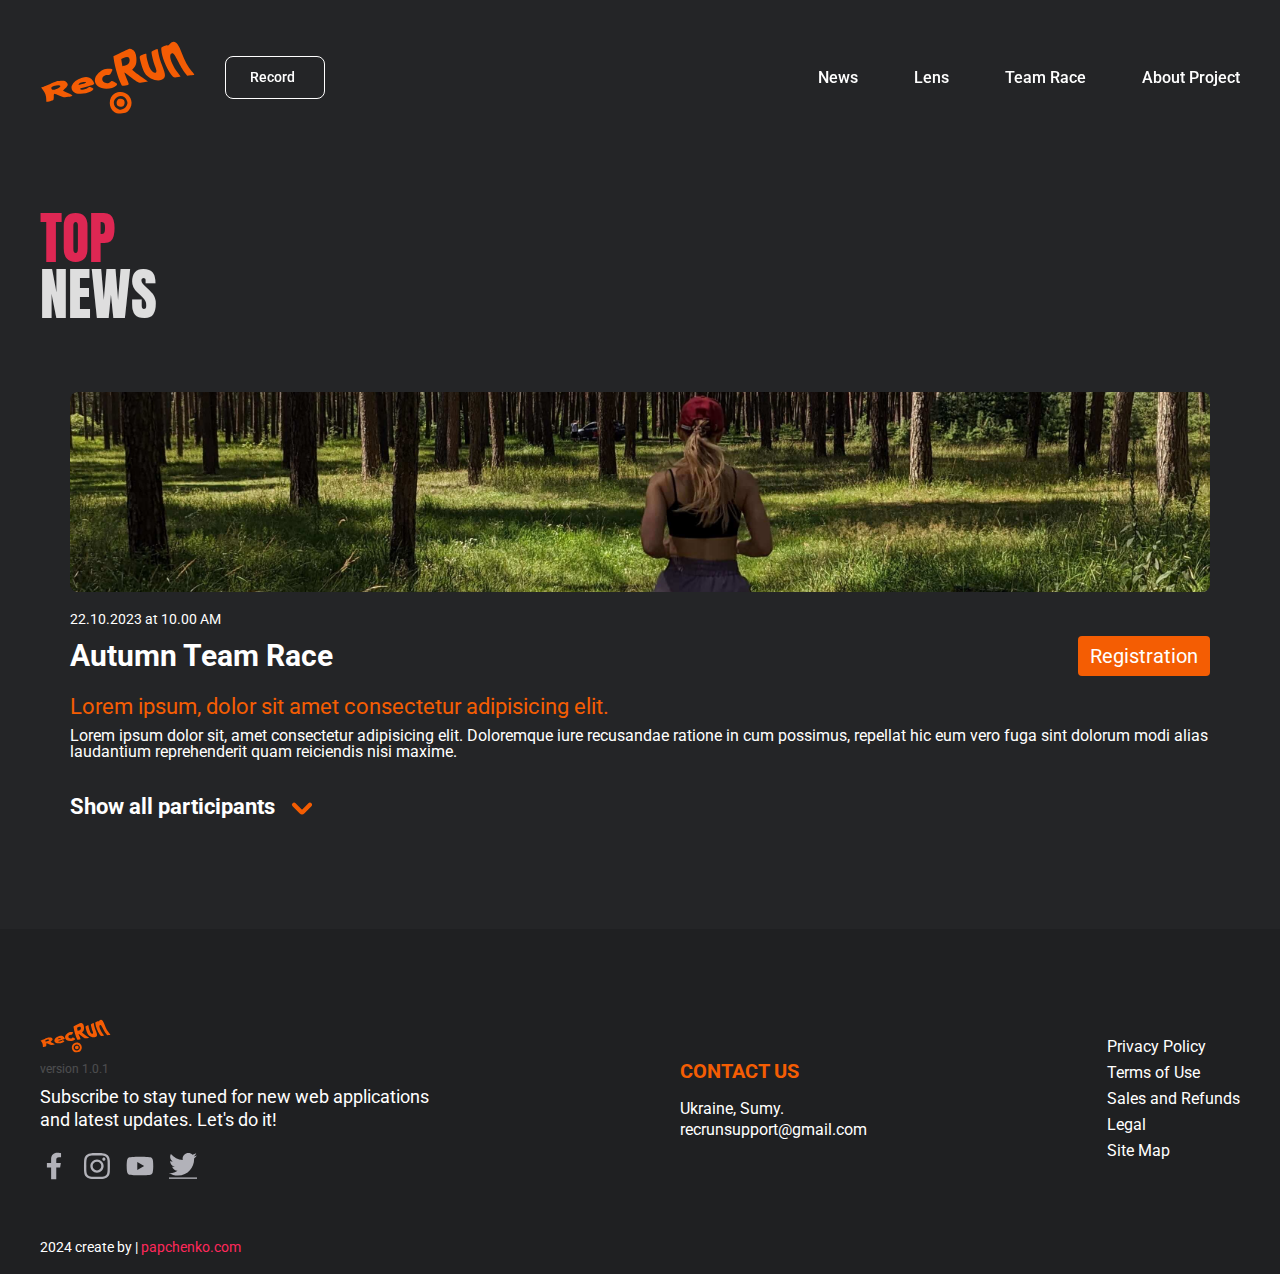
<file: news.html>
<!DOCTYPE html>
<html lang="en">

<head>
	<title>RecRun News</title>
	<meta charset="UTF-8">
	<meta name="format-detection" content="telephone=no">
	<style>
		body {
			opacity: 0;
		}
	</style>
	<link rel="stylesheet" href="css/style.min.css?_v=20240805143604">
	<link rel="shortcut icon" href="favicon.ico">
	<!-- <meta name="robots" content="noindex, nofollow"> -->
	<meta name="viewport" content="width=device-width, initial-scale=1.0">
</head>

<body>
	<div class="wrapper">
		<header class="header">
			<div class="header__container">
				<a href="index.html" class="header__logo"><img src="img/logo.svg" alt="Logo"></a>
				<a data-da=".header__actions, 768.98" href="" class="header__button">Record</a>
				<div class="header__menu menu">
					<nav class="menu__body">
						<ul class="menu__list">
							<li class="menu__item"><a href="news.html" class="menu__link">News</a></li>
							<li class="menu__item"><a href="lens.html" class="menu__link">Lens</a></li>
							<li class="menu__item"><a href="teamrace.html" class="menu__link">Team Race</a></li>
							<li class="menu__item"><a href="about.html" class="menu__link">About Project</a></li>
						</ul>
					</nav>
				</div>
				<div class="header__actions">
					<button type="button" class="menu__icon icon-menu"><span></span></button>
				</div>
			</div>
		</header>
		<main class="page">
			<div class="page__news news">
				<div class="news__container">
					<div class="news__content">
						<div class="title">
							<div class="title__label">TOP</div>
							<h2 class="title__value">NEWS</h2>
						</div>
						<div class="news__teamrun teamrun">
							<div class="teamrun__image-ibg">
								<img src="img/news/01.jpeg" alt="">
							</div>
							<div class="teamrun__date">22.10.2023 at 10.00 AM</div>
							<div class="teamrun__body">
								<div class="teamrun__body_label">Autumn Team Race</div>
								<a href="" class="teamrun__body_link">Registration</a>
							</div>
							<div class="teamrun__item">
								<div class="teamrun__item_desc">Lorem ipsum, dolor sit amet consectetur adipisicing elit.</div>
								<div class="teamrun__item_text">Lorem ipsum dolor sit, amet consectetur adipisicing elit. Doloremque iure recusandae ratione in cum possimus, repellat hic eum vero fuga sint dolorum modi alias laudantium reprehenderit quam reiciendis nisi maxime.</div>
							</div>
							<div class="participants">
								<div class="participants__item">
									<div class="participants__list">
										<div data-spollers class="participants__spollers spollers">
											<details class="spollers__item-participants">
												<summary class="spollers__title-participants">Show all participants <img src="img/icons/slider-arrow.svg" alt=""></summary>
												<div class="spollers__body-participants">
													<p>empty</p>
													<a href="" class="participants__rate">Get Rate!</a>
												</div>
											</details>
										</div>
									</div>

								</div>
							</div>
						</div>
					</div>
				</div>
			</div>
		</main>
		<footer class="footer">
			<div class="footer__container">
				<div class="footer__content">
					<div class="section__desc desc-section">
						<div class="desc-section__logo">
							<img src="img/logo.svg" alt="Logo">
						</div>
						<div class="desc-section__version">version 1.0.1</div>
						<div class="desc-section__text">
							<p>Subscribe to stay tuned for new web applications and latest updates. Let's do it!</p>
						</div>
						<div class="desc-section__social">
							<a href="#" class="social__item">
								<img src="img/icons/social/facebook.svg" alt="Facebook">
							</a>
							<a href="#" class="social__item">
								<img src="img/icons/social/instagram.svg" alt="Instagram">
							</a>
							<a href="#" class="social__item">
								<img src="img/icons/social/youtube.svg" alt="YouTube">
							</a>
							<a href="#" class="social__item">
								<img src="img/icons/social/x.svg" alt="X">
							</a>
						</div>
					</div>
					<div class="section__contacts contacts-section">
						<div class="contacts-section__label">CONTACT US</div>
						<div class="contacts-section__item">
							<div class="item__addres">Ukraine, Sumy.</div>
							<a href="email:recrunsupport@gmail.com" class="item__email">recrunsupport@gmail.com</a>
						</div>
					</div>
					<div class="section__privacy">
						<a href="">Privacy Policy</a>
						<a href="">Terms of Use</a>
						<a href="">Sales and Refunds</a>
						<a href="">Legal</a>
						<a href="">Site Map</a>
					</div>
				</div>
				<div class="footer__copy">2024 create by | <a target="_blank" href="http://papchenko.com"><span>papchenko.com</span></a></div>
			</div>
		</footer>
	</div>
	<script src="js/app.min.js?_v=20240805143604"></script>
</body>

</html>
</file>
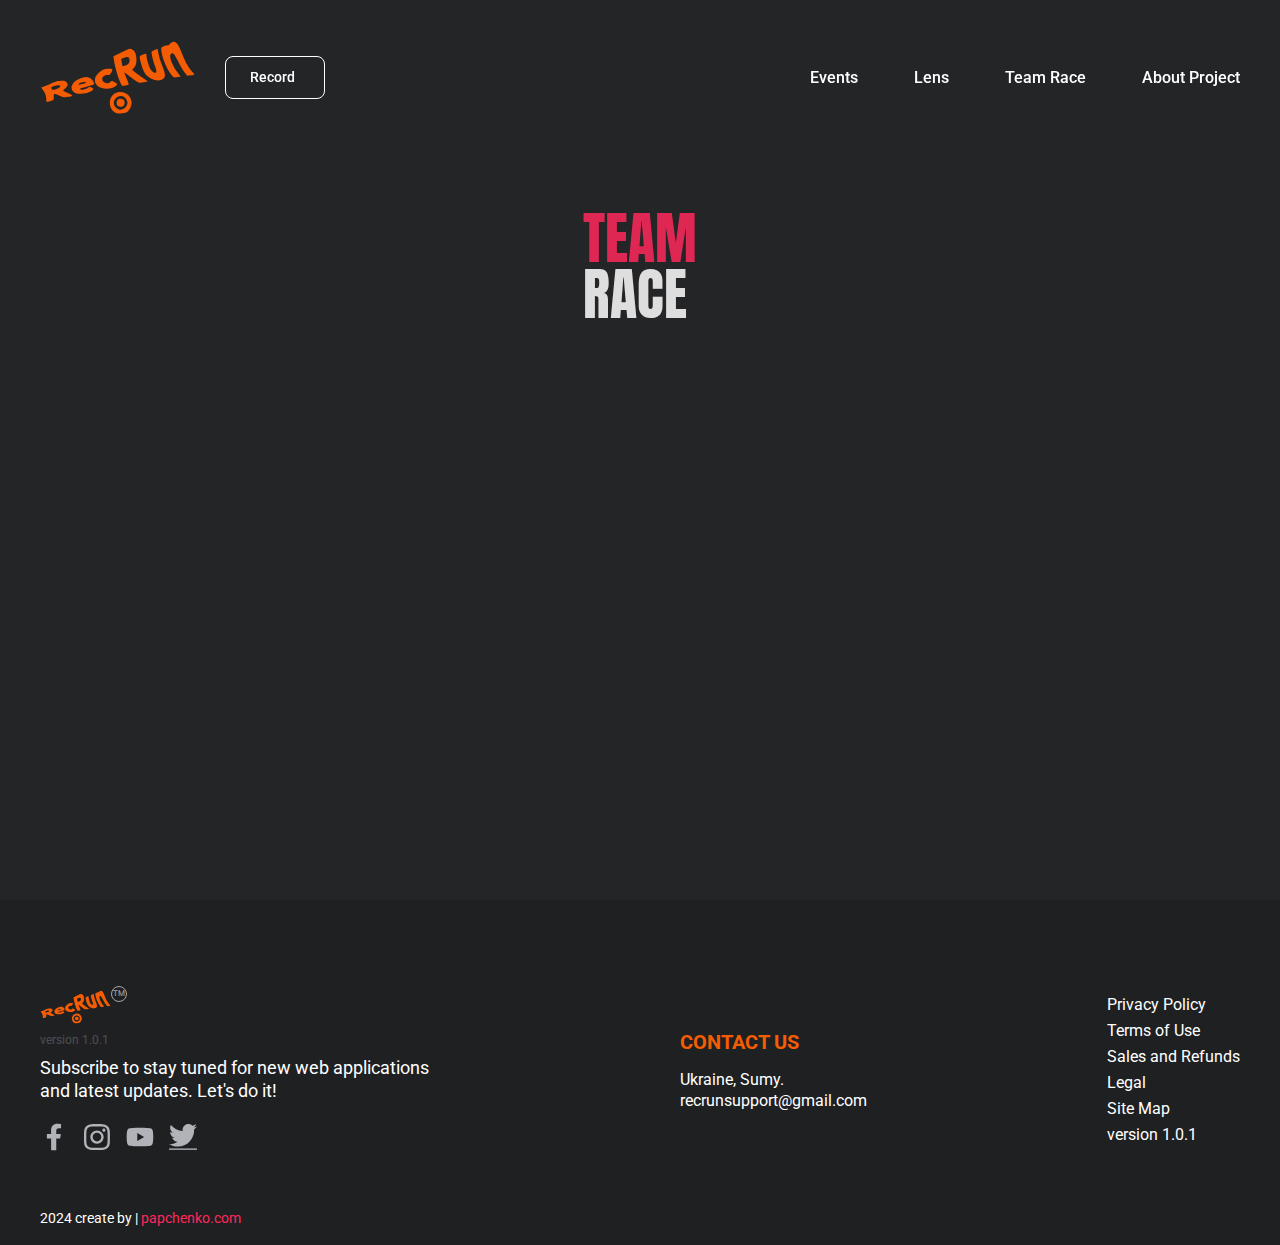
<file: teamrace.html>
<!DOCTYPE html>
<html lang="en">

<head>
	<title>RecRun Team Race</title>
	<meta charset="UTF-8">
	<meta name="format-detection" content="telephone=no">
	<style>
		body {
			opacity: 0;
		}
	</style>
	<link rel="stylesheet" href="css/style.min.css?_v=20240822132416">
	<link rel="shortcut icon" href="favicon.ico">
	<!-- <meta name="robots" content="noindex, nofollow"> -->
	<meta name="viewport" content="width=device-width, initial-scale=1.0">
</head>

<body>
	<div class="wrapper">
		<header class="header">
			<div class="header__container">
				<a href="index.html" class="header__logo"><img src="img/logo.svg" alt="Logo"></a>
				<a data-da=".header__actions, 768.98" href="" class="header__button">Record</a>
				<div class="header__menu menu">
					<nav class="menu__body">
						<ul class="menu__list">
							<li class="menu__item"><a href="events.html" class="menu__link">Events</a></li>
							<li class="menu__item"><a href="lens.html" class="menu__link">Lens</a></li>
							<li class="menu__item"><a href="teamrace.html" class="menu__link">Team Race</a></li>
							<li class="menu__item"><a href="about.html" class="menu__link">About Project</a></li>
						</ul>
					</nav>
				</div>
				<div class="header__actions">
					<button type="button" class="menu__icon icon-menu"><span></span></button>
				</div>
			</div>
		</header>
		<main class="page">
			<div class="page__teamrace teamrace">
				<div class="teamrace__container">
					<div class="title">
						<div class="title__label">TEAM</div>
						<h2 class="title__value">RACE</h2>
					</div>
				</div>
			</div>
		</main>
		<footer class="footer">
			<div class="footer__container">
				<div class="footer__content">
					<div class="section__desc desc-section">
						<div class="desc-section__logo">
							<img src="img/logo.svg" alt="Logo">
							<p>TM</p>
						</div>
						<div class="desc-section__version">version 1.0.1</div>
						<div class="desc-section__text">
							<p>Subscribe to stay tuned for new web applications and latest updates. Let's do it!</p>
						</div>
						<div class="desc-section__social">
							<a href="#" class="social__item">
								<img src="img/icons/social/facebook.svg" alt="Facebook">
							</a>
							<a href="#" class="social__item">
								<img src="img/icons/social/instagram.svg" alt="Instagram">
							</a>
							<a href="#" class="social__item">
								<img src="img/icons/social/youtube.svg" alt="YouTube">
							</a>
							<a href="#" class="social__item">
								<img src="img/icons/social/x.svg" alt="X">
							</a>
						</div>
					</div>
					<div class="section__contacts contacts-section">
						<div class="contacts-section__label">CONTACT US</div>
						<div class="contacts-section__item">
							<div class="item__addres">Ukraine, Sumy.</div>
							<a href="email:recrunsupport@gmail.com" class="item__email">recrunsupport@gmail.com</a>
						</div>
					</div>
					<div class="section__privacy">
						<a href="">Privacy Policy</a>
						<a href="">Terms of Use</a>
						<a href="">Sales and Refunds</a>
						<a href="">Legal</a>
						<a href="">Site Map</a>
						<p>version 1.0.1</p>
					</div>
				</div>
				<div class="footer__copy">2024 create by | <a target="_blank" href="http://papchenko.com"><span>papchenko.com</span></a></div>
			</div>
		</footer>
	</div>
	<script src="js/app.min.js?_v=20240822132416"></script>
</body>

</html>
</file>
<file: css/style.min.css>
@charset "UTF-8";@import url(https://fonts.googleapis.com/css?family=Roboto:300,regular,500,700&display=swap);@import url(https://fonts.googleapis.com/css?family=Anton:regular);@import url(https://fonts.googleapis.com/css?family=Lato:300&display=swap);*{padding:0;margin:0;border:0}*,:after,:before{-webkit-box-sizing:border-box;box-sizing:border-box}body,html{height:100%;min-width:320px}body{color:#fff;line-height:1;font-family:Roboto;font-size:1rem;-ms-text-size-adjust:100%;-moz-text-size-adjust:100%;-webkit-text-size-adjust:100%;-webkit-font-smoothing:antialiased;-moz-osx-font-smoothing:grayscale}button,input,textarea{font-family:Roboto;font-size:inherit;line-height:inherit}button{cursor:pointer;color:inherit;background-color:transparent}a{color:inherit;text-decoration:none}ul li{list-style:none}img{vertical-align:top}h1,h2,h3,h4,h5,h6{font-weight:inherit;font-size:inherit}body{background-color:#242527}.lock body{overflow:hidden;-ms-touch-action:none;touch-action:none;-ms-scroll-chaining:none;overscroll-behavior:none}.loaded body{-webkit-transition:opacity .3s;transition:opacity .3s;opacity:1}body summary{list-style:none}.wrapper{min-height:100%;display:-webkit-box;display:-ms-flexbox;display:flex;-webkit-box-orient:vertical;-webkit-box-direction:normal;-ms-flex-direction:column;flex-direction:column;overflow:hidden}@supports (overflow:clip){.wrapper{overflow:clip}}.wrapper>main{-webkit-box-flex:1;-ms-flex:1 1 auto;flex:1 1 auto}.wrapper>*{min-width:0}[class*=__container]{max-width:76.875rem;margin:0 auto;padding:0 .9375rem}[class*=-ibg]{position:relative}[class*=-ibg] img{position:absolute;width:100%;height:100%;top:0;left:0;-o-object-fit:cover;object-fit:cover}[class*=-ibg--contain] img{-o-object-fit:contain;object-fit:contain}.title{font-family:Anton;opacity:.85;text-align:left}.title_big{line-height:5.5rem}.title_big::before{content:"";display:block;width:3rem;height:.25rem;background-color:#fff;margin-bottom:1.25rem}.title_big:not(:last-child){margin-bottom:1.75rem}.title span{color:#f45d03;color:#ff285b}.title__label{color:#ff285b}.text{text-align:left;color:#b2b2b9;line-height:1.375;max-width:35rem}.text p:not(:last-child){margin-bottom:.9375rem}.text span{color:#f45d03;font-weight:500;opacity:.8}.category-link{display:inline-block;padding:.25rem .5rem;color:#b2b2b9;line-height:1}.header{position:fixed;width:100%;top:0;left:0;-webkit-transition:all .3s ease 0s;transition:all .3s ease 0s;z-index:100}.header._header-scroll{padding-top:.625rem;padding-bottom:.625rem;background-color:rgba(0,0,0,.81)}.header__container{display:-ms-grid;display:grid;-ms-grid-columns:10.625rem 6.875rem 1fr;grid-template-columns:10.625rem 6.875rem 1fr;-webkit-box-align:center;-ms-flex-align:center;align-items:center;-webkit-column-gap:.9375rem;-moz-column-gap:.9375rem;column-gap:.9375rem;row-gap:.3125rem;min-height:7.6875rem;padding-top:2.5rem;padding-bottom:1.25rem}.header__logo{position:relative;-webkit-transition:all .3s ease 0s;transition:all .3s ease 0s;z-index:5}.menu-open .header__logo{-webkit-transform:scale(.8);-ms-transform:scale(.8);transform:scale(.8)}.header__button{position:relative;border:.0625rem solid #fff;color:#fff;border-radius:.5rem;font-weight:500;font-size:.875rem;line-height:.8235294118;padding:.9375rem 1.5rem;-webkit-transition:all .3s ease 0s;transition:all .3s ease 0s;width:6.25rem;z-index:5}.menu-open .header__button{color:#fff;border:.0625rem solid #fff}.header__actions{width:100%;display:-webkit-box;display:-ms-flexbox;display:flex;gap:1.875rem;-webkit-box-align:center;-ms-flex-align:center;align-items:center;-webkit-box-pack:end;-ms-flex-pack:end;justify-content:end}.menu{display:-webkit-box;display:-ms-flexbox;display:flex;-webkit-box-pack:end;-ms-flex-pack:end;justify-content:end}.menu__item{text-align:right}.menu__link{font-weight:500;line-height:1.1875;-webkit-transition:color .3s ease 0s;transition:color .3s ease 0s}.menu__link span{background-color:#ff285b;padding:.3125rem .625rem;border-radius:.125rem;font-size:.75rem}.icon-menu{display:none}.footer{padding-bottom:1.25rem;background-color:#1f2022}.footer__container{display:-webkit-box;display:-ms-flexbox;display:flex;-webkit-box-orient:vertical;-webkit-box-direction:normal;-ms-flex-direction:column;flex-direction:column;gap:3.75rem}.footer__content{display:-webkit-box;display:-ms-flexbox;display:flex;-webkit-box-align:center;-ms-flex-align:center;align-items:center;-webkit-box-pack:center;-ms-flex-pack:center;justify-content:center;-webkit-box-pack:justify;-ms-flex-pack:justify;justify-content:space-between}.footer__copy{font-size:.875rem}.footer__copy a{color:#ff285b}.section__privacy{display:-webkit-box;display:-ms-flexbox;display:flex;-webkit-box-orient:vertical;-webkit-box-direction:normal;-ms-flex-direction:column;flex-direction:column;gap:.625rem}.desc-section__logo{display:-webkit-box;display:-ms-flexbox;display:flex}.desc-section__logo:not(:last-child){margin-bottom:.625rem}.desc-section__logo p{position:relative;font-size:.5rem;opacity:.6}.desc-section__logo p::before{content:"";border:.0625rem solid #fff;border-radius:50%;position:absolute;top:-.25rem;left:-.125rem;width:16px;height:16px}.desc-section__version{font-size:.75rem;margin-bottom:.625rem;opacity:.2}.desc-section__text{max-width:25rem;font-size:1.125rem;line-height:1.3}.desc-section__text:not(:last-child){margin-bottom:1.25rem}.desc-section__social{display:-webkit-box;display:-ms-flexbox;display:flex;gap:.9375rem}.desc-section__social img{width:1.75rem;height:1.75rem;-webkit-transition:scale .3s ease 0s;transition:scale .3s ease 0s}.contacts-section__label{color:#f45d03;font-weight:700;font-size:1.25rem}.contacts-section__label:not(:last-child){margin-bottom:1.25rem}.contacts-section__item{display:-webkit-box;display:-ms-flexbox;display:flex;-webkit-box-orient:vertical;-webkit-box-direction:normal;-ms-flex-direction:column;flex-direction:column;gap:.3125rem}.hero-page{width:100vw;height:100vh;position:relative;overflow:hidden}.hero-page__content{position:relative;z-index:2}.video{position:absolute;top:0;left:0;opacity:.06;pointer-events:none;z-index:1}.capability__container{display:-webkit-box;display:-ms-flexbox;display:flex;-webkit-box-orient:vertical;-webkit-box-direction:normal;-ms-flex-direction:column;flex-direction:column;-webkit-box-pack:center;-ms-flex-pack:center;justify-content:center;-webkit-box-align:center;-ms-flex-align:center;align-items:center;padding-top:1.875rem;padding-bottom:1.875rem}.capability__items{width:100%;display:-ms-grid;display:grid;grid-template-columns:repeat(auto-fill,minmax(17.5rem,1fr))}.item-capability{border-radius:.5rem;background-color:#2f3032;display:-ms-grid;display:grid;justify-items:center;text-align:center}.item-capability__icon{padding-bottom:.625rem}.item-capability__icon img{width:2.875rem;height:2.875rem}.item-capability__title{margin-bottom:.4375rem}.products__container{display:-webkit-box;display:-ms-flexbox;display:flex;-webkit-box-orient:vertical;-webkit-box-direction:normal;-ms-flex-direction:column;flex-direction:column;-webkit-box-pack:center;-ms-flex-pack:center;justify-content:center;padding-top:1.875rem;padding-bottom:1.875rem}.products__header{display:-webkit-box;display:-ms-flexbox;display:flex;gap:1.25rem;-webkit-box-pack:justify;-ms-flex-pack:justify;justify-content:space-between;-webkit-box-align:center;-ms-flex-align:center;align-items:center}.products__controls{display:-webkit-box;display:-ms-flexbox;display:flex;-webkit-box-align:center;-ms-flex-align:center;align-items:center;gap:1rem}.products__arrow{border-radius:1rem;background-color:#2f3032;-webkit-transition:background-color .3s ease 0s;transition:background-color .3s ease 0s}.products__arrow img{width:2.5rem;height:2.5rem}.products__arrow_left{-webkit-transform:rotate(-180deg);-ms-transform:rotate(-180deg);transform:rotate(-180deg)}.products__arrow.swiper-button-disabled{opacity:.5;cursor:default}.item-products{border-radius:.5rem;display:-webkit-box;display:-ms-flexbox;display:flex;-webkit-box-orient:vertical;-webkit-box-direction:normal;-ms-flex-direction:column;flex-direction:column;overflow:hidden}.item-products__image-ibg{opacity:.5;-webkit-transition:opacity .8s ease 0s;transition:opacity .8s ease 0s;overflow:hidden;padding-bottom:37.5%}.item-products__image-ibg img{-o-object-position:top;object-position:top;-webkit-transition:-webkit-transform .8s ease 0s;transition:-webkit-transform .8s ease 0s;transition:transform .8s ease 0s;transition:transform .8s ease 0s,-webkit-transform .8s ease 0s}.item-products__body{background-color:rgba(47,48,50,.2039215686);padding:.875rem;display:-webkit-box;display:-ms-flexbox;display:flex;-webkit-box-align:center;-ms-flex-align:center;align-items:center;-ms-flex-wrap:wrap;flex-wrap:wrap;gap:1rem;-webkit-box-flex:1;-ms-flex:1 1 auto;flex:1 1 auto}.item-products__title{min-height:100%;-webkit-box-flex:1;-ms-flex:1 1 100%;flex:1 1 100%}.item-products__link-title{font-size:1.375rem;font-weight:700;line-height:.6666666667}.item-products__category{line-height:1.3}.item-products__link img{width:1.75rem;height:1.75rem}.news__content{display:-webkit-box;display:-ms-flexbox;display:flex;-webkit-box-orient:vertical;-webkit-box-direction:normal;-ms-flex-direction:column;flex-direction:column;margin-bottom:1.25rem;gap:2.5rem}.teamrun{padding:1.875rem 1.875rem;border-radius:.5rem}.teamrun__image-ibg{opacity:1;-webkit-transition:opacity .8s ease 0s;transition:opacity .8s ease 0s;overflow:hidden;padding-bottom:12.5rem;margin-bottom:1.25rem}.teamrun__image-ibg img{-o-object-position:center;object-position:center;-webkit-transition:-webkit-transform .8s ease 0s;transition:-webkit-transform .8s ease 0s;transition:transform .8s ease 0s;transition:transform .8s ease 0s,-webkit-transform .8s ease 0s;border-radius:.5rem}.teamrun__date{margin-bottom:.625rem;font-size:.875rem}.teamrun__body{display:-webkit-box;display:-ms-flexbox;display:flex;-webkit-box-align:center;-ms-flex-align:center;align-items:center;-webkit-box-pack:justify;-ms-flex-pack:justify;justify-content:space-between;padding-bottom:1.25rem}.teamrun__body_label{font-size:1.875rem;font-weight:700}.teamrun__body_link{font-size:1.25rem;padding:.625rem .75rem;border-radius:.25rem;background-color:#f45d03;-webkit-transition:background-color .3s ease 0s;transition:background-color .3s ease 0s}.teamrun__item{display:-webkit-box;display:-ms-flexbox;display:flex;-webkit-box-orient:vertical;-webkit-box-direction:normal;-ms-flex-direction:column;flex-direction:column;gap:.625rem}.teamrun__item_desc{font-size:1.375rem;color:#f45d03}.participants{padding-top:1.875rem}.participants__item{display:-webkit-box;display:-ms-flexbox;display:flex;-webkit-box-orient:vertical;-webkit-box-direction:normal;-ms-flex-direction:column;flex-direction:column;gap:1.25rem}.participants__rate{display:-webkit-box;display:-ms-flexbox;display:flex;width:8.125rem;font-size:1.25rem;background-color:#ff285b;padding:.625rem 1.25rem;-webkit-transition:background-color .3s ease 0s;transition:background-color .3s ease 0s;border-radius:.25rem}.spollers__title-participants{display:-webkit-box;display:-ms-flexbox;display:flex;-webkit-box-align:center;-ms-flex-align:center;align-items:center;gap:.625rem;font-size:1.375rem;font-weight:700}.spollers__title-participants:not(:last-child){margin-bottom:.9375rem}.spollers__title-participants img{width:2.125rem;height:2.125rem;-webkit-transform:rotate(90deg);-ms-transform:rotate(90deg);transform:rotate(90deg)}.spollers__title-participants._spoller-active img{-webkit-transform:rotate(-90deg);-ms-transform:rotate(-90deg);transform:rotate(-90deg)}.spollers__body-participants{display:-webkit-box;display:-ms-flexbox;display:flex;-webkit-box-orient:vertical;-webkit-box-direction:normal;-ms-flex-direction:column;flex-direction:column;gap:1.25rem;opacity:.7}.spollers__body-participants:not(:last-child){margin-bottom:.625rem}.lens__container{display:-webkit-box;display:-ms-flexbox;display:flex;-webkit-box-pack:center;-ms-flex-pack:center;justify-content:center;-webkit-box-orient:vertical;-webkit-box-direction:normal;-ms-flex-direction:column;flex-direction:column;gap:1.25rem}.posts{padding:1.875rem 1.875rem;border-radius:.5rem;background-color:rgba(49,50,53,.5882352941)}.posts__header{display:-webkit-box;display:-ms-flexbox;display:flex;gap:1.25rem;-webkit-box-align:center;-ms-flex-align:center;align-items:center;margin-bottom:2.5rem}.posts__body{display:-ms-grid;display:grid;gap:1.25rem;margin-bottom:1.25rem}.user__icon img{width:3rem;height:3rem;border-radius:50%}.date-user__name:not(:last-child){margin-bottom:.25rem}.date-user__body{display:-webkit-box;display:-ms-flexbox;display:flex;-webkit-box-align:center;-ms-flex-align:center;align-items:center;gap:.625rem}.date-user__body_icons{display:-webkit-box;display:-ms-flexbox;display:flex;width:2rem;height:2rem;margin-right:.625rem}.date-user__body_time{display:-webkit-box;display:-ms-flexbox;display:flex;-webkit-box-align:center;-ms-flex-align:center;align-items:center;gap:.625rem}.date-user__body_time::after{content:"";width:.25rem;height:.25rem;border-radius:50%;background-color:#fff}.body-posts__name{font-size:1.25rem;font-weight:700}.body-posts__subname{opacity:.7}.body-posts__items{display:-webkit-box;display:-ms-flexbox;display:flex;-webkit-box-align:center;-ms-flex-align:center;align-items:center;gap:2.5rem}.items__distance_name:not(:last-child){margin-bottom:.3125rem}.items__pace_name:not(:last-child){margin-bottom:.3125rem}.items__time_name:not(:last-child){margin-bottom:.3125rem}.posts__achievement{display:-webkit-box;display:-ms-flexbox;display:flex;-webkit-box-align:center;-ms-flex-align:center;align-items:center;background-color:rgba(36,37,39,.5607843137);padding:.625rem 1.25rem;border-radius:.875rem;gap:.625rem}.posts__slide{padding:0;margin:0}.posts__slide img{width:100%;height:100%;-o-object-fit:cover;object-fit:cover;border-radius:.75rem}.footer-posts{display:-webkit-box;display:-ms-flexbox;display:flex;-ms-flex-pack:distribute;justify-content:space-around;-webkit-column-gap:1.25rem;-moz-column-gap:1.25rem;column-gap:1.25rem;row-gap:.3125rem}.footer-posts__comments img,.footer-posts__like img,.footer-posts__share img{width:2.125rem;height:2.125rem;-webkit-transition:scale .3s ease 0s;transition:scale .3s ease 0s}.achievement-posts__logo img{width:2rem;height:2rem}.achievement-posts__text{line-height:1.2}.page__teamrace{width:100vw;height:100vh;position:relative;overflow:hidden}.teamrace__container{display:-webkit-box;display:-ms-flexbox;display:flex;-webkit-box-pack:center;-ms-flex-pack:center;justify-content:center;-webkit-box-align:center;-ms-flex-align:center;align-items:center}.team{background-color:rgba(49,50,53,.5882352941);border-radius:.5rem;padding:2.5rem}.item-team{display:-webkit-box;display:-ms-flexbox;display:flex;-webkit-box-orient:vertical;-webkit-box-direction:normal;-ms-flex-direction:column;flex-direction:column;padding:0 2.375rem 1.5rem 2.375rem}.item-team__avatar-ibg{border-radius:50%;overflow:hidden;width:6.875rem;height:6.875rem;-ms-flex-item-align:center;-ms-grid-row-align:center;align-self:center;-webkit-transform:translate(0,-10%);-ms-transform:translate(0,-10%);transform:translate(0,-10%)}.item-team__avatar-ibg img{-o-object-position:top;object-position:top;opacity:.8}.item-team__text{-webkit-box-flex:1;-ms-flex:1 1 auto;flex:1 1 auto;font-size:1.25rem;line-height:1.3}.item-team__text p:not(:last-child){margin-bottom:1.25rem}.item-team__text a{color:#ff285b}.item-team__name{font-size:1.125rem;color:#f45d03;font-weight:700;line-height:.8333333333}.item-team__name:not(:last-child){margin-bottom:.625rem}.item-team__profession{-ms-flex-item-align:start;align-self:flex-start;font-size:.875rem}.swiper{overflow:hidden}.swiper-initialized{-ms-touch-action:pan-y;touch-action:pan-y}.swiper-wrapper{width:100%;height:100%;-webkit-box-sizing:content-box;box-sizing:content-box;display:-webkit-box;display:-ms-flexbox;display:flex;position:relative}.swiper-vertical .swiper-wrapper{-webkit-box-orient:vertical;-webkit-box-direction:normal;-ms-flex-direction:column;flex-direction:column}.swiper-autoheight .swiper-wrapper{-webkit-box-align:start;-ms-flex-align:start;align-items:flex-start}.swiper-initialized .swiper-slide{-ms-flex-negative:0;flex-shrink:0}.swiper-android .swiper-slide,.swiper-android .swiper-wrapper{-webkit-transform:translate3d(0,0,0);transform:translate3d(0,0,0)}.swiper-button-lock{display:none!important}@media (min-width:47.99875em){.menu__list{display:-webkit-box;display:-ms-flexbox;display:flex;-ms-flex-wrap:wrap;flex-wrap:wrap;row-gap:.3125rem}.video{width:100%}}@media (min-width:47.99875em) and (min-width:75em){.menu__list{-webkit-column-gap:3.5rem;-moz-column-gap:3.5rem;column-gap:3.5rem}}@media (min-width:61.99875em){._header-scroll .header__logo{-webkit-transform:scale(.9);-ms-transform:scale(.9);transform:scale(.9)}.posts__slide{width:31.25rem;height:25rem}}@media (min-width:76.875em){.title{font-size:3.5rem}.title_big{font-size:5.125rem}.text{font-size:1.75rem}.header__logo img{width:10rem}.footer{padding-top:5.625rem}.desc-section__logo{width:2.125rem}.desc-section__logo{height:2.125rem}.hero-page{padding-top:13.125rem}.capability__container{margin-bottom:5.625rem}.capability__title:not(:last-child){margin-bottom:6.25rem}.capability__items{gap:3.5rem}.item-capability{padding:.9375rem}.products__header{margin-bottom:9rem}.page__news{padding-top:13.125rem}.page__news{padding-bottom:2.5rem}.lens{padding-top:13.125rem}.lens{padding-bottom:2.5rem}.page__teamrace{padding-top:13.125rem}.page__about{padding-top:13.125rem}.page__about{padding-bottom:2.5rem}.team__title{margin-bottom:6.25rem}.item-team__text:not(:last-child){margin-bottom:3rem}}@media (min-width:106.25em){.title_big{line-height:6.875rem}.text{max-width:50rem}.hero-page{padding-top:16.25rem}.page__news{padding-top:16.25rem}.lens{padding-top:16.25rem}.page__teamrace{padding-top:16.25rem}.page__about{padding-top:16.25rem}}@media (min-width:106.25em) and (min-width:76.875em){.title_big{font-size:6.25rem}.text{font-size:2.375rem}}@media (max-width:20em){.title{font-size:2.5rem}.title_big{font-size:4.5rem}.text{font-size:1.375rem}.header__logo img{width:6.25rem}.footer{padding-top:2.5rem}.desc-section__logo{width:1.875rem}.desc-section__logo{height:1.875rem}.hero-page{padding-top:10rem}.capability__container{margin-bottom:1.25rem}.capability__title:not(:last-child){margin-bottom:1.875rem}.capability__items{gap:1.25rem}.item-capability{padding:.9375rem}.products__header{margin-bottom:1.875rem}.page__news{padding-top:5.625rem}.page__news{padding-bottom:.625rem}.lens{padding-top:5.625rem}.lens{padding-bottom:.625rem}.page__teamrace{padding-top:10rem}.page__about{padding-top:5.625rem}.page__about{padding-bottom:.625rem}.team__title{margin-bottom:2.5rem}.item-team__text:not(:last-child){margin-bottom:1.25rem}}@media (max-width:61.99875em){body summary::-webkit-details-marker{display:none}.title_big::before{background-color:#b2b2b9}}@media (max-width:47.99875em){.title{padding-left:1.25rem}.header._header-scroll{background-color:rgba(0,0,0,.932)}.header__container{padding-top:0;padding-bottom:0;display:-webkit-box;display:-ms-flexbox;display:flex;-webkit-box-pack:justify;-ms-flex-pack:justify;justify-content:space-between;min-height:4.375rem}.header__button{font-size:1rem;background-color:#ff285b;border:.0625rem solid #ff285b}.menu-open .header__button{display:none}.menu__body{position:fixed;top:0;right:-100%;width:100%;height:100%;overflow:auto;background-color:#242527;padding:5.625rem .9375rem .9375rem 1.25rem;-webkit-transition:right .15s ease 0s;transition:right .15s ease 0s}.menu__body::before{content:"";position:fixed;top:0;right:-100%;width:100%;height:4.375rem;background-color:#212123;-webkit-transition:all .15s ease 0s;transition:all .15s ease 0s}.menu-open .menu__body{right:0}.menu-open .menu__body::before{right:0}.menu__list{padding-top:2.5rem}.menu__item:not(:last-child){margin-bottom:1.25rem}.menu__link{color:#fff;font-size:2.375rem}.icon-menu{display:block;position:relative;width:.9375rem;height:.875rem;-webkit-box-flex:0;-ms-flex:0 0 1.875rem;flex:0 0 1.875rem;z-index:5}.icon-menu::after,.icon-menu::before{content:"";-webkit-transition:all .3s ease 0s;transition:all .3s ease 0s;right:0;position:absolute;width:100%;height:.15625rem;background-color:#fff}.icon-menu::before{top:0}.icon-menu::after{bottom:0}.icon-menu span{top:calc(50% - .0625rem)}.menu-open .icon-menu span{width:0}.menu-open .icon-menu::before{top:calc(50% - .0625rem);-webkit-transform:rotate(-45deg);-ms-transform:rotate(-45deg);transform:rotate(-45deg);background-color:#ff285b;width:80%}.menu-open .icon-menu::after{bottom:calc(50% - .0625rem);-webkit-transform:rotate(45deg);-ms-transform:rotate(45deg);transform:rotate(45deg);background-color:#ff285b;width:80%}.footer__content{-webkit-box-orient:vertical;-webkit-box-direction:normal;-ms-flex-direction:column;flex-direction:column;gap:2.5rem;-webkit-box-align:start;-ms-flex-align:start;align-items:start;-webkit-box-pack:center;-ms-flex-pack:center;justify-content:center}.item-capability__icon{padding:.3125rem 0}.item-capability__text{padding:.625rem .9375rem}.news__container{padding:0}.teamrun{border-radius:0}.teamrun__date{text-align:center;font-size:.875rem}.teamrun__body{-webkit-box-orient:vertical;-webkit-box-direction:normal;-ms-flex-direction:column;flex-direction:column;gap:.9375rem}.teamrun__item_desc{text-align:center}.teamrun__item_text{text-align:center}.participants{border-radius:0}.participants__item{-webkit-box-align:center;-ms-flex-align:center;align-items:center}.spollers__body-participants{-webkit-box-align:center;-ms-flex-align:center;align-items:center}.lens__container{padding:0}.posts{border-radius:0}.user__icon img{width:1.875rem;height:1.875rem}.date-user__body{gap:.3125rem}.date-user__body_icons{width:1.25rem;height:1.25rem}.date-user__body_time{gap:.3125rem;font-size:.75rem}.date-user__body_place{font-size:.75rem}.footer-posts__comments img,.footer-posts__like img,.footer-posts__share img{width:1.75rem;height:1.75rem}.achievement-posts__text{font-size:.75rem}.about__container{padding:0}.team{border-radius:0}.item-team{padding:0}}@media (max-width:47.99875em) and (any-hover:none){.icon-menu{cursor:default}}@media (min-width:20em) and (max-width:76.875em){@supports (font-size:clamp(2.5rem ,2.1483516484rem + 1.7582417582vw ,3.5rem)){.title{font-size:clamp(2.5rem ,2.1483516484rem + 1.7582417582vw ,3.5rem)}}@supports not (font-size:clamp(2.5rem ,2.1483516484rem + 1.7582417582vw ,3.5rem)){.title{font-size:calc(2.5rem + 1 * (100vw - 20rem)/ 56.875)}}@supports (font-size:clamp(4.5rem ,4.2802197802rem + 1.0989010989vw ,5.125rem)){.title_big{font-size:clamp(4.5rem ,4.2802197802rem + 1.0989010989vw ,5.125rem)}}@supports not (font-size:clamp(4.5rem ,4.2802197802rem + 1.0989010989vw ,5.125rem)){.title_big{font-size:calc(4.5rem + .625 * (100vw - 20rem)/ 56.875)}}@supports (font-size:clamp(1.375rem ,1.2431318681rem + 0.6593406593vw ,1.75rem)){.text{font-size:clamp(1.375rem ,1.2431318681rem + .6593406593vw ,1.75rem)}}@supports not (font-size:clamp(1.375rem ,1.2431318681rem + 0.6593406593vw ,1.75rem)){.text{font-size:calc(1.375rem + .375 * (100vw - 20rem)/ 56.875)}}@supports (width:clamp(6.25rem ,4.9313186813rem + 6.5934065934vw ,10rem)){.header__logo img{width:clamp(6.25rem ,4.9313186813rem + 6.5934065934vw ,10rem)}}@supports not (width:clamp(6.25rem ,4.9313186813rem + 6.5934065934vw ,10rem)){.header__logo img{width:calc(6.25rem + 3.75 * (100vw - 20rem)/ 56.875)}}@supports (padding-top:clamp(2.5rem ,1.4010989011rem + 5.4945054945vw ,5.625rem)){.footer{padding-top:clamp(2.5rem ,1.4010989011rem + 5.4945054945vw ,5.625rem)}}@supports not (padding-top:clamp(2.5rem ,1.4010989011rem + 5.4945054945vw ,5.625rem)){.footer{padding-top:calc(2.5rem + 3.125 * (100vw - 20rem)/ 56.875)}}@supports (width:clamp(1.875rem ,1.7870879121rem + 0.4395604396vw ,2.125rem)){.desc-section__logo{width:clamp(1.875rem ,1.7870879121rem + .4395604396vw ,2.125rem)}}@supports not (width:clamp(1.875rem ,1.7870879121rem + 0.4395604396vw ,2.125rem)){.desc-section__logo{width:calc(1.875rem + .25 * (100vw - 20rem)/ 56.875)}}@supports (height:clamp(1.875rem ,1.7870879121rem + 0.4395604396vw ,2.125rem)){.desc-section__logo{height:clamp(1.875rem ,1.7870879121rem + .4395604396vw ,2.125rem)}}@supports not (height:clamp(1.875rem ,1.7870879121rem + 0.4395604396vw ,2.125rem)){.desc-section__logo{height:calc(1.875rem + .25 * (100vw - 20rem)/ 56.875)}}@supports (padding-top:clamp(10rem ,8.9010989011rem + 5.4945054945vw ,13.125rem)){.hero-page{padding-top:clamp(10rem ,8.9010989011rem + 5.4945054945vw ,13.125rem)}}@supports not (padding-top:clamp(10rem ,8.9010989011rem + 5.4945054945vw ,13.125rem)){.hero-page{padding-top:calc(10rem + 3.125 * (100vw - 20rem)/ 56.875)}}@supports (margin-bottom:clamp(1.25rem ,-0.2884615385rem + 7.6923076923vw ,5.625rem)){.capability__container{margin-bottom:clamp(1.25rem ,-.2884615385rem + 7.6923076923vw ,5.625rem)}}@supports not (margin-bottom:clamp(1.25rem ,-0.2884615385rem + 7.6923076923vw ,5.625rem)){.capability__container{margin-bottom:calc(1.25rem + 4.375 * (100vw - 20rem)/ 56.875)}}@supports (margin-bottom:clamp(1.875rem ,0.3365384615rem + 7.6923076923vw ,6.25rem)){.capability__title:not(:last-child){margin-bottom:clamp(1.875rem ,.3365384615rem + 7.6923076923vw ,6.25rem)}}@supports not (margin-bottom:clamp(1.875rem ,0.3365384615rem + 7.6923076923vw ,6.25rem)){.capability__title:not(:last-child){margin-bottom:calc(1.875rem + 4.375 * (100vw - 20rem)/ 56.875)}}@supports (gap:clamp(1.25rem ,0.4587912088rem + 3.956043956vw ,3.5rem)){.capability__items{gap:clamp(1.25rem ,.4587912088rem + 3.956043956vw ,3.5rem)}}@supports not (gap:clamp(1.25rem ,0.4587912088rem + 3.956043956vw ,3.5rem)){.capability__items{gap:calc(1.25rem + 2.25 * (100vw - 20rem)/ 56.875)}}@supports (padding:clamp(0.9375rem ,0.9375rem + 0vw ,0.9375rem)){.item-capability{padding:clamp(.9375rem ,.9375rem + 0 ,.9375rem)}}@supports not (padding:clamp(0.9375rem ,0.9375rem + 0vw ,0.9375rem)){.item-capability{padding:calc(.9375rem + 0 * (100vw - 20rem)/ 56.875)}}@supports (margin-bottom:clamp(1.875rem ,-0.6304945055rem + 12.5274725275vw ,9rem)){.products__header{margin-bottom:clamp(1.875rem ,-.6304945055rem + 12.5274725275vw ,9rem)}}@supports not (margin-bottom:clamp(1.875rem ,-0.6304945055rem + 12.5274725275vw ,9rem)){.products__header{margin-bottom:calc(1.875rem + 7.125 * (100vw - 20rem)/ 56.875)}}@supports (padding-top:clamp(5.625rem ,2.9876373626rem + 13.1868131868vw ,13.125rem)){.page__news{padding-top:clamp(5.625rem ,2.9876373626rem + 13.1868131868vw ,13.125rem)}}@supports not (padding-top:clamp(5.625rem ,2.9876373626rem + 13.1868131868vw ,13.125rem)){.page__news{padding-top:calc(5.625rem + 7.5 * (100vw - 20rem)/ 56.875)}}@supports (padding-bottom:clamp(0.625rem ,-0.0343406593rem + 3.2967032967vw ,2.5rem)){.page__news{padding-bottom:clamp(.625rem ,-.0343406593rem + 3.2967032967vw ,2.5rem)}}@supports not (padding-bottom:clamp(0.625rem ,-0.0343406593rem + 3.2967032967vw ,2.5rem)){.page__news{padding-bottom:calc(.625rem + 1.875 * (100vw - 20rem)/ 56.875)}}@supports (padding-top:clamp(5.625rem ,2.9876373626rem + 13.1868131868vw ,13.125rem)){.lens{padding-top:clamp(5.625rem ,2.9876373626rem + 13.1868131868vw ,13.125rem)}}@supports not (padding-top:clamp(5.625rem ,2.9876373626rem + 13.1868131868vw ,13.125rem)){.lens{padding-top:calc(5.625rem + 7.5 * (100vw - 20rem)/ 56.875)}}@supports (padding-bottom:clamp(0.625rem ,-0.0343406593rem + 3.2967032967vw ,2.5rem)){.lens{padding-bottom:clamp(.625rem ,-.0343406593rem + 3.2967032967vw ,2.5rem)}}@supports not (padding-bottom:clamp(0.625rem ,-0.0343406593rem + 3.2967032967vw ,2.5rem)){.lens{padding-bottom:calc(.625rem + 1.875 * (100vw - 20rem)/ 56.875)}}@supports (padding-top:clamp(10rem ,8.9010989011rem + 5.4945054945vw ,13.125rem)){.page__teamrace{padding-top:clamp(10rem ,8.9010989011rem + 5.4945054945vw ,13.125rem)}}@supports not (padding-top:clamp(10rem ,8.9010989011rem + 5.4945054945vw ,13.125rem)){.page__teamrace{padding-top:calc(10rem + 3.125 * (100vw - 20rem)/ 56.875)}}@supports (padding-top:clamp(5.625rem ,2.9876373626rem + 13.1868131868vw ,13.125rem)){.page__about{padding-top:clamp(5.625rem ,2.9876373626rem + 13.1868131868vw ,13.125rem)}}@supports not (padding-top:clamp(5.625rem ,2.9876373626rem + 13.1868131868vw ,13.125rem)){.page__about{padding-top:calc(5.625rem + 7.5 * (100vw - 20rem)/ 56.875)}}@supports (padding-bottom:clamp(0.625rem ,-0.0343406593rem + 3.2967032967vw ,2.5rem)){.page__about{padding-bottom:clamp(.625rem ,-.0343406593rem + 3.2967032967vw ,2.5rem)}}@supports not (padding-bottom:clamp(0.625rem ,-0.0343406593rem + 3.2967032967vw ,2.5rem)){.page__about{padding-bottom:calc(.625rem + 1.875 * (100vw - 20rem)/ 56.875)}}@supports (margin-bottom:clamp(2.5rem ,1.1813186813rem + 6.5934065934vw ,6.25rem)){.team__title{margin-bottom:clamp(2.5rem ,1.1813186813rem + 6.5934065934vw ,6.25rem)}}@supports not (margin-bottom:clamp(2.5rem ,1.1813186813rem + 6.5934065934vw ,6.25rem)){.team__title{margin-bottom:calc(2.5rem + 3.75 * (100vw - 20rem)/ 56.875)}}@supports (margin-bottom:clamp(1.25rem ,0.6346153846rem + 3.0769230769vw ,3rem)){.item-team__text:not(:last-child){margin-bottom:clamp(1.25rem ,.6346153846rem + 3.0769230769vw ,3rem)}}@supports not (margin-bottom:clamp(1.25rem ,0.6346153846rem + 3.0769230769vw ,3rem)){.item-team__text:not(:last-child){margin-bottom:calc(1.25rem + 1.75 * (100vw - 20rem)/ 56.875)}}}@media (min-width:106.25em) and (min-width:20em) and (max-width:76.875em){@supports (font-size:clamp(5.625rem ,5.4052197802rem + 1.0989010989vw ,6.25rem)){.title_big{font-size:clamp(5.625rem ,5.4052197802rem + 1.0989010989vw ,6.25rem)}}@supports not (font-size:clamp(5.625rem ,5.4052197802rem + 1.0989010989vw ,6.25rem)){.title_big{font-size:calc(5.625rem + .625 * (100vw - 20rem)/ 56.875)}}@supports (font-size:clamp(1.75rem ,1.5302197802rem + 1.0989010989vw ,2.375rem)){.text{font-size:clamp(1.75rem ,1.5302197802rem + 1.0989010989vw ,2.375rem)}}@supports not (font-size:clamp(1.75rem ,1.5302197802rem + 1.0989010989vw ,2.375rem)){.text{font-size:calc(1.75rem + .625 * (100vw - 20rem)/ 56.875)}}}@media (min-width:106.25em) and (max-width:20em){.title_big{font-size:5.625rem}.text{font-size:1.75rem}}@media (min-width:47.99875em) and (min-width:48em) and (max-width:75em){@supports ((-moz-column-gap:clamp(0.9375rem ,-3.6180555556rem + 9.4907407407vw ,3.5rem)) or (column-gap:clamp(0.9375rem ,-3.6180555556rem + 9.4907407407vw ,3.5rem))){.menu__list{-webkit-column-gap:clamp(.9375rem ,-3.6180555556rem + 9.4907407407vw ,3.5rem);-moz-column-gap:clamp(.9375rem ,-3.6180555556rem + 9.4907407407vw ,3.5rem);column-gap:clamp(.9375rem ,-3.6180555556rem + 9.4907407407vw ,3.5rem)}}@supports not ((-moz-column-gap:clamp(0.9375rem ,-3.6180555556rem + 9.4907407407vw ,3.5rem)) or (column-gap:clamp(0.9375rem ,-3.6180555556rem + 9.4907407407vw ,3.5rem))){.menu__list{-webkit-column-gap:calc(.9375rem + 2.5625 * (100vw - 48rem)/ 27);-moz-column-gap:calc(.9375rem + 2.5625 * (100vw - 48rem)/ 27);column-gap:calc(.9375rem + 2.5625 * (100vw - 48rem)/ 27)}}}@media (min-width:47.99875em) and (max-width:48em){.menu__list{-webkit-column-gap:.9375rem;-moz-column-gap:.9375rem;column-gap:.9375rem}}@media (any-hover:hover){.header__button:hover{color:#fff;background-color:#ff285b;border:.0625rem solid #ff285b}.menu__link:hover{color:#ff285b}.menu__link span:hover{color:#fff}.footer__copy a:hover{text-decoration:underline}.section__privacy a:hover{text-decoration:underline}.desc-section__social img:hover{scale:1.2}.contacts-section__item a:hover{text-decoration:underline}.products__arrow:hover{background-color:#4f4f55}.item-products__image-ibg:hover{opacity:1}.item-products__image-ibg:hover img{-webkit-transform:scale(1.05);-ms-transform:scale(1.05);transform:scale(1.05)}.teamrun__image-ibg:hover{opacity:.5}.teamrun__image-ibg:hover img{-webkit-transform:scale(1.05);-ms-transform:scale(1.05);transform:scale(1.05)}.teamrun__body_link:hover{background-color:#ff285b}.participants__rate:hover{background-color:#f45d03}.footer-posts__comments img:hover,.footer-posts__like img:hover,.footer-posts__share img:hover{scale:1.1}.item-team__text a:hover{text-decoration:underline}}
</file>
